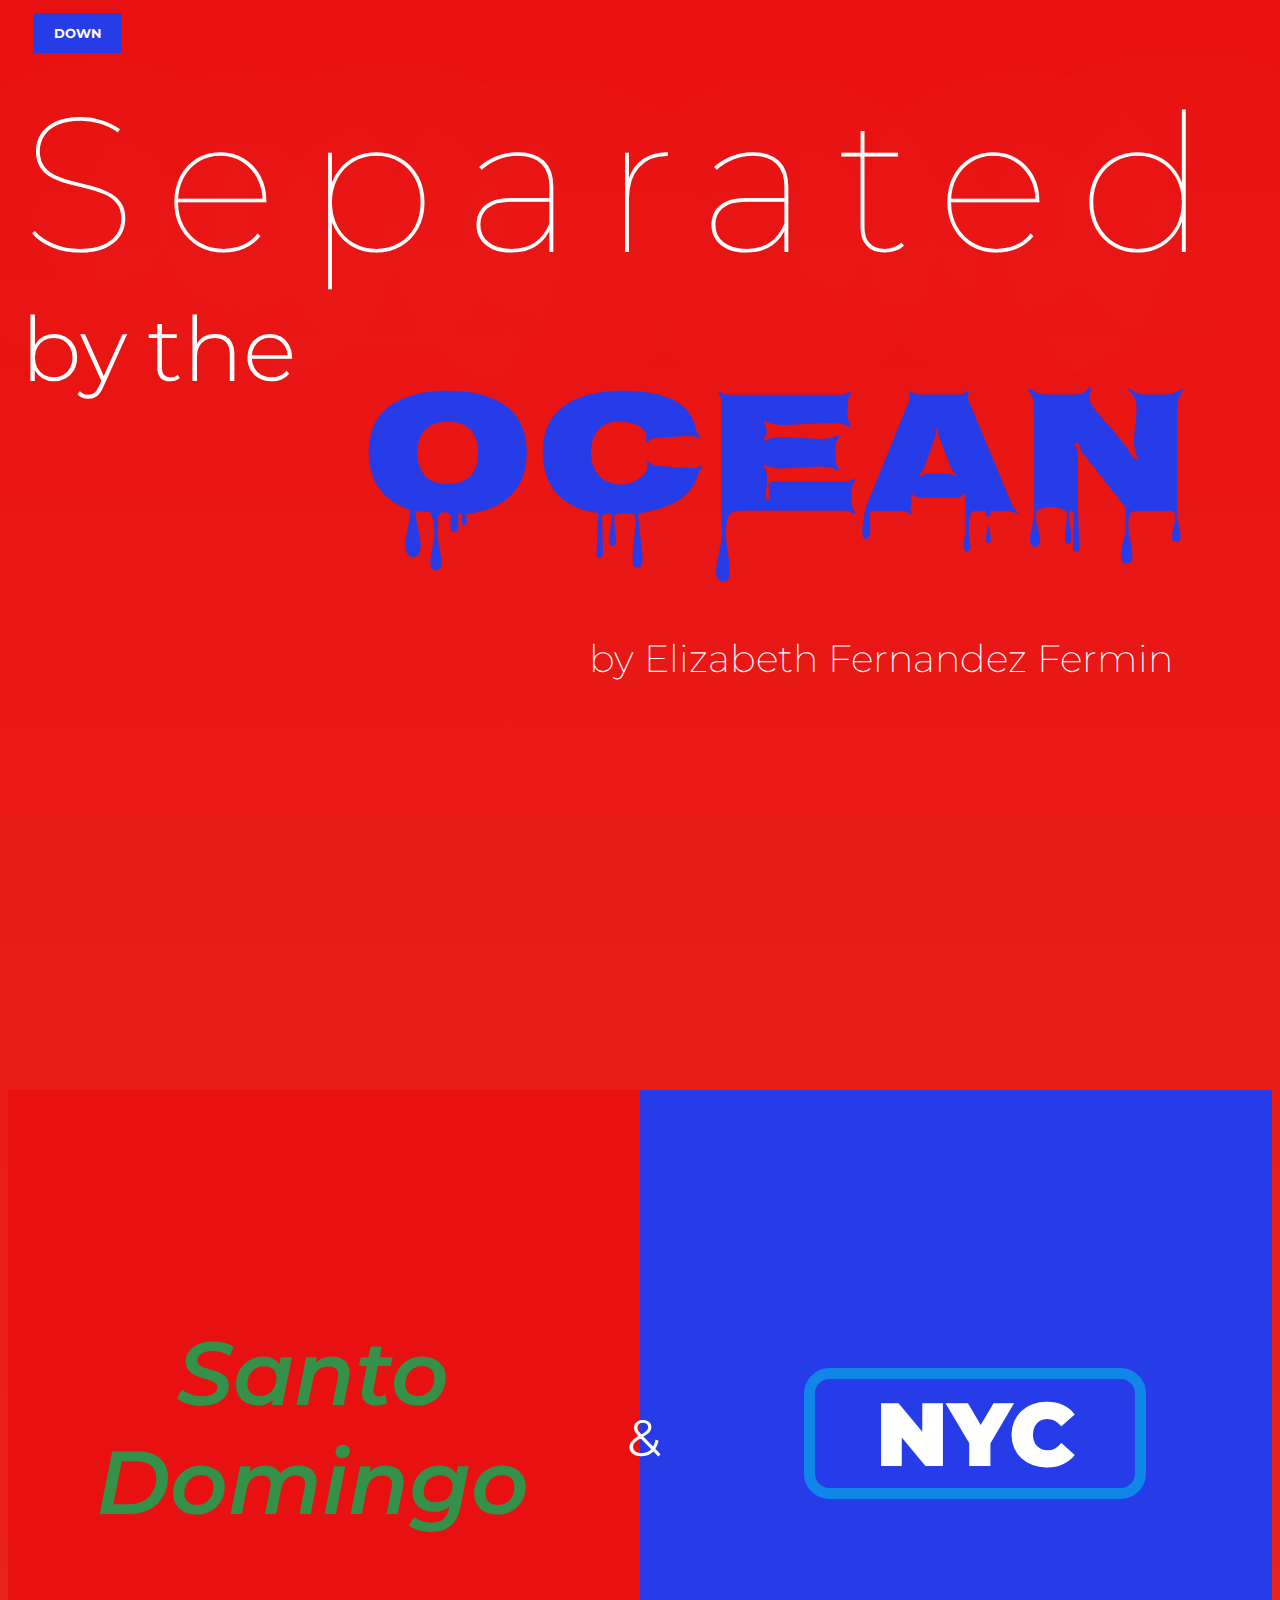
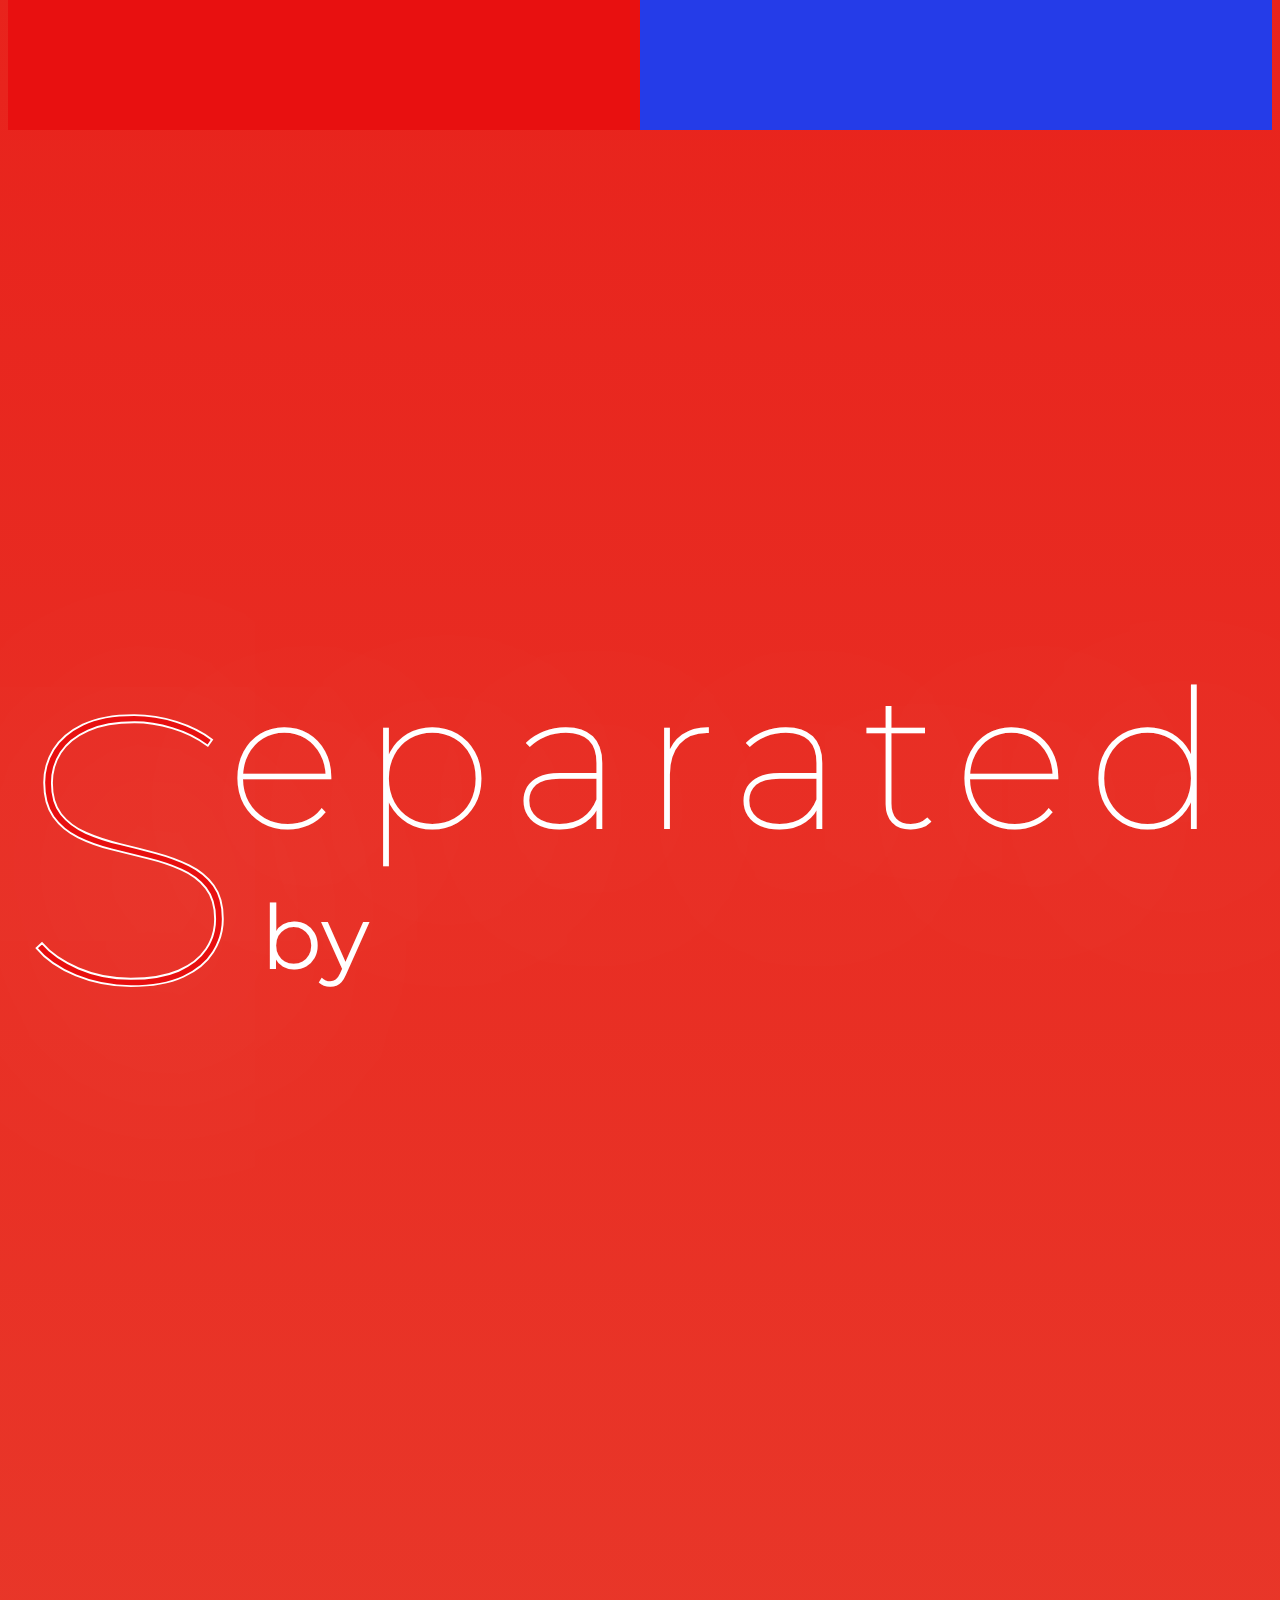
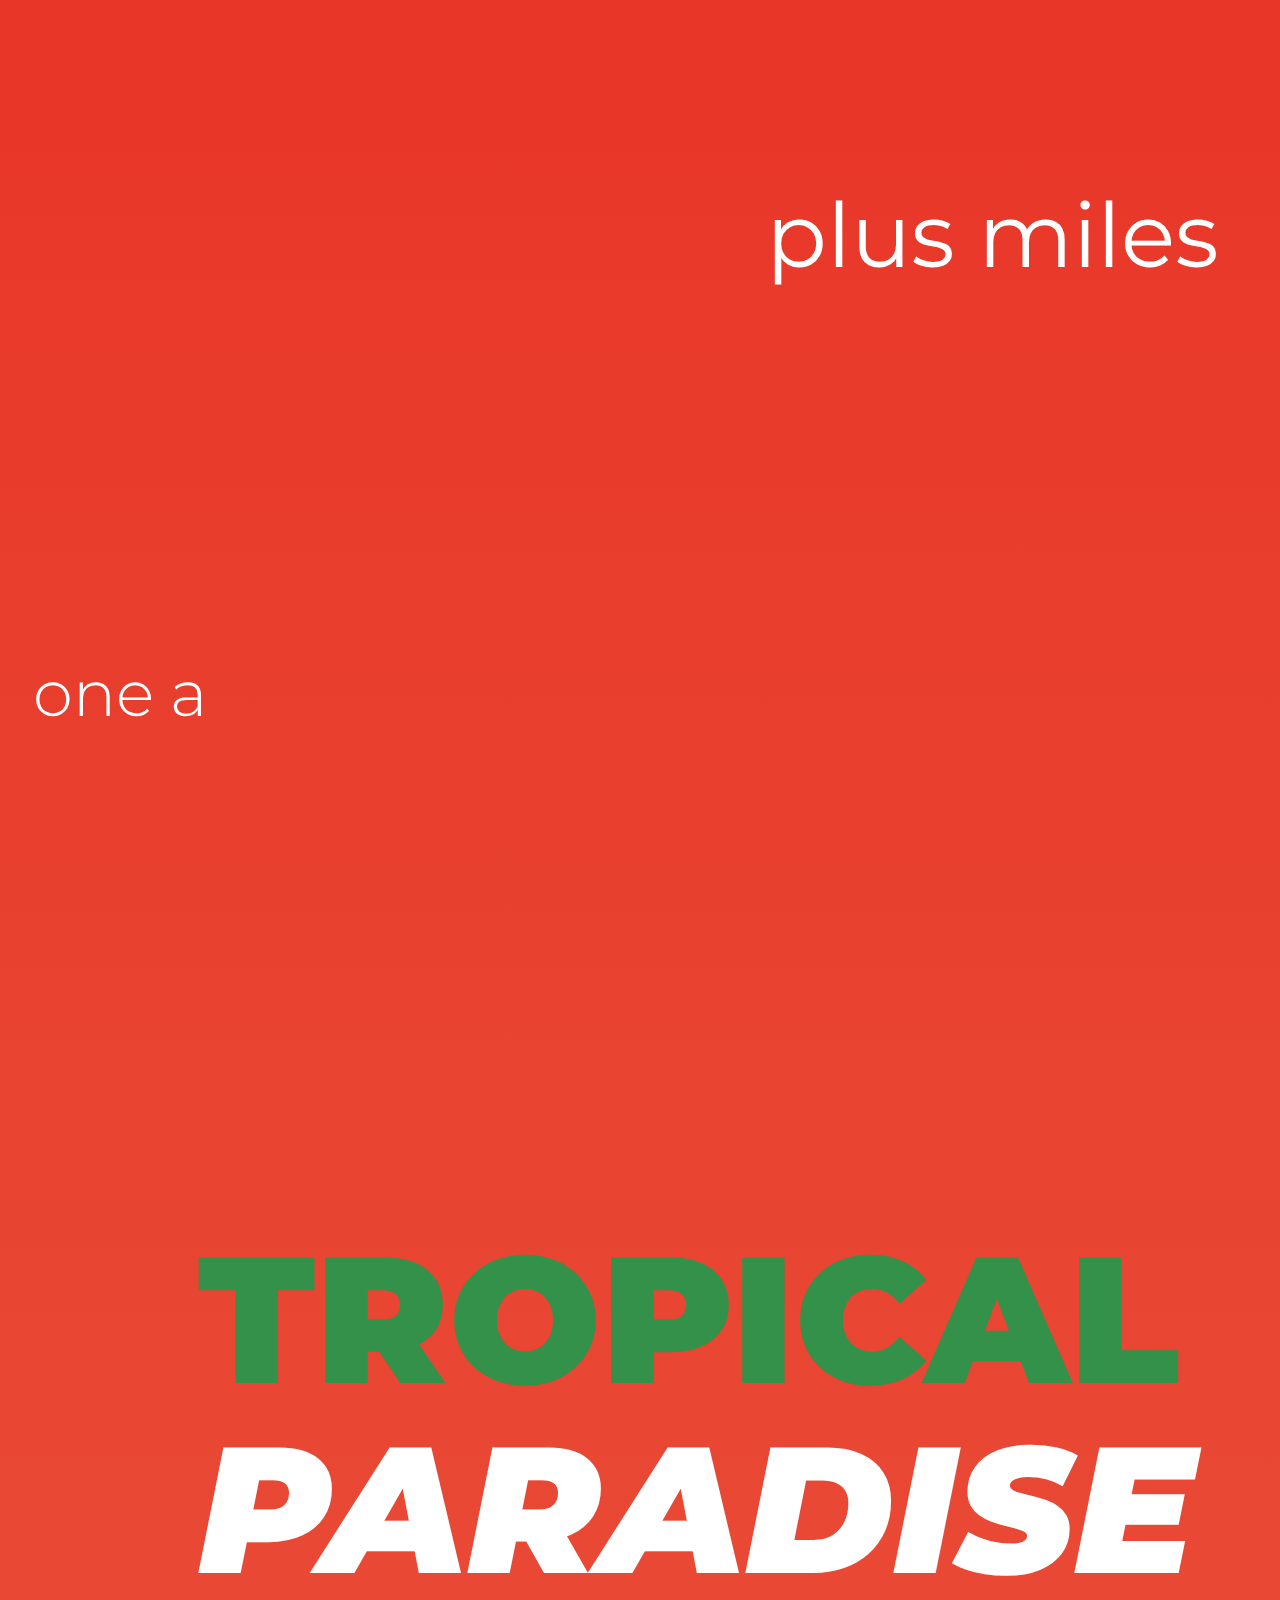
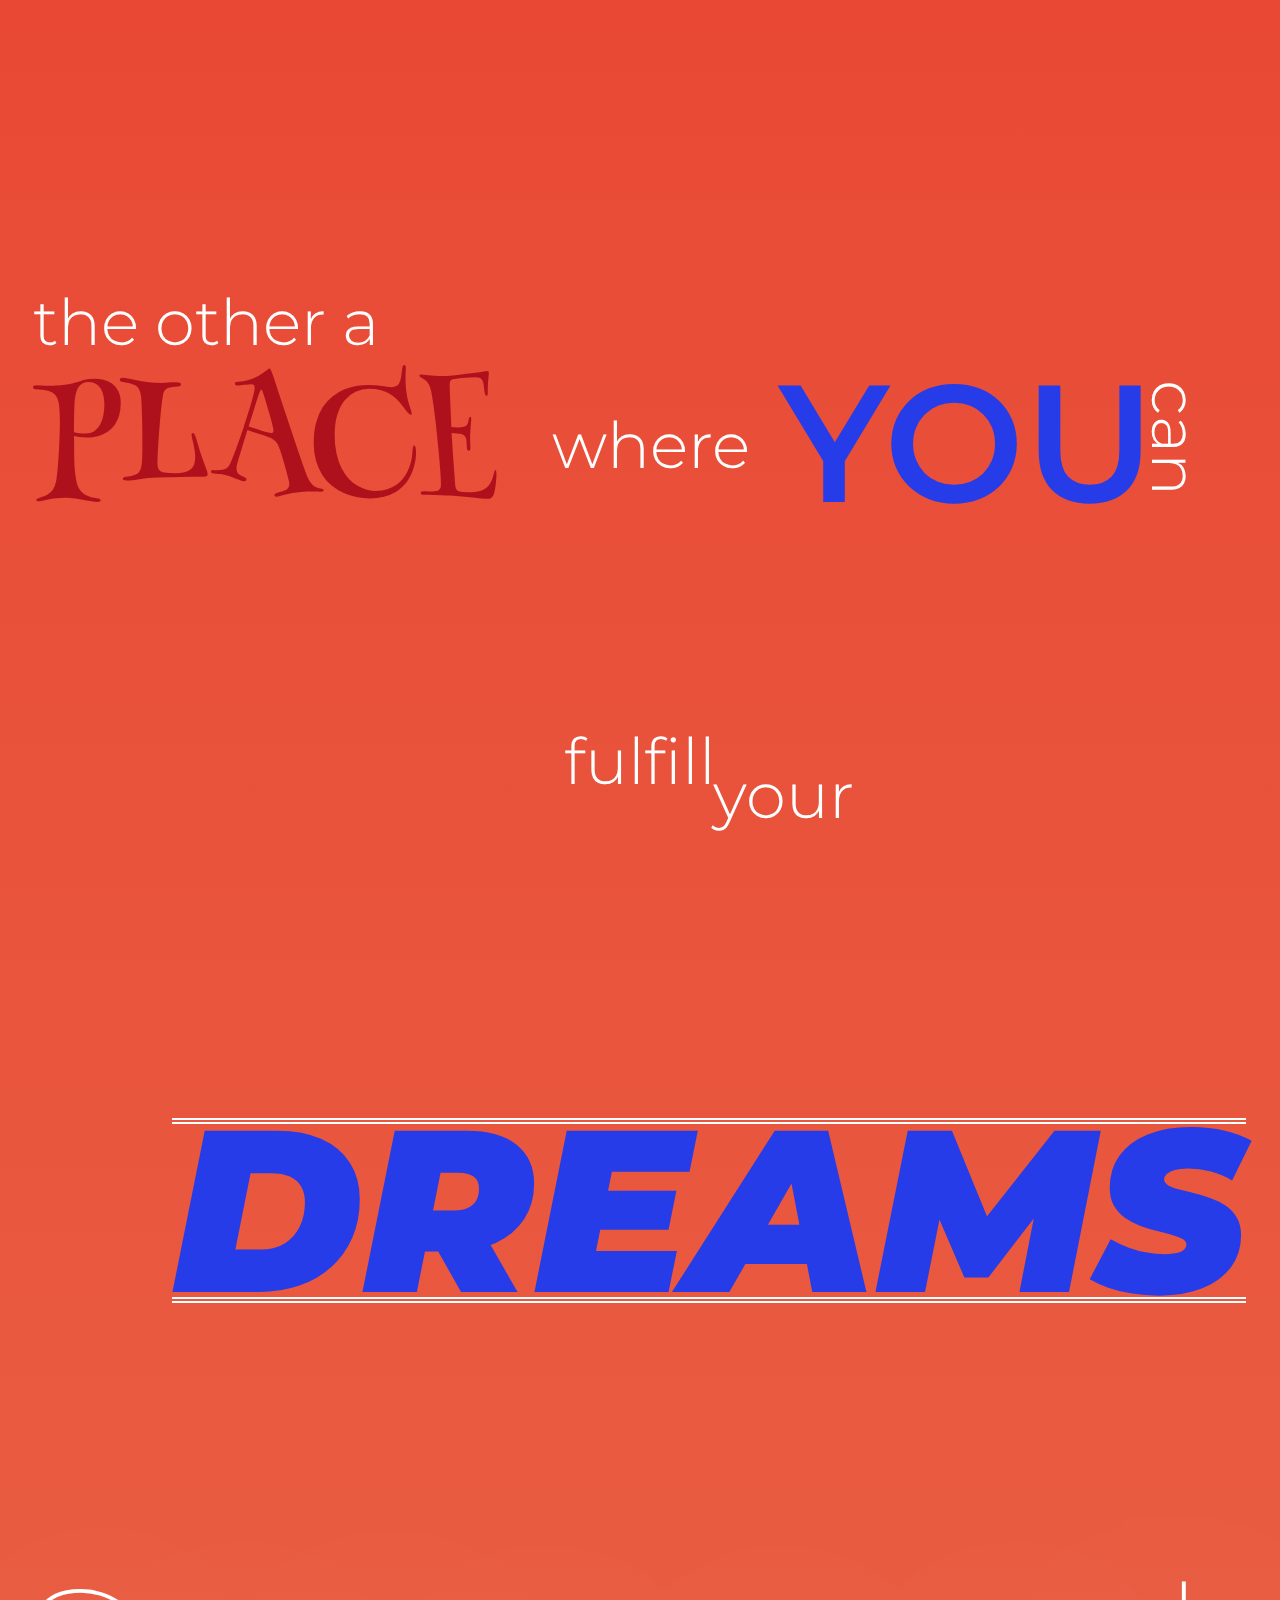
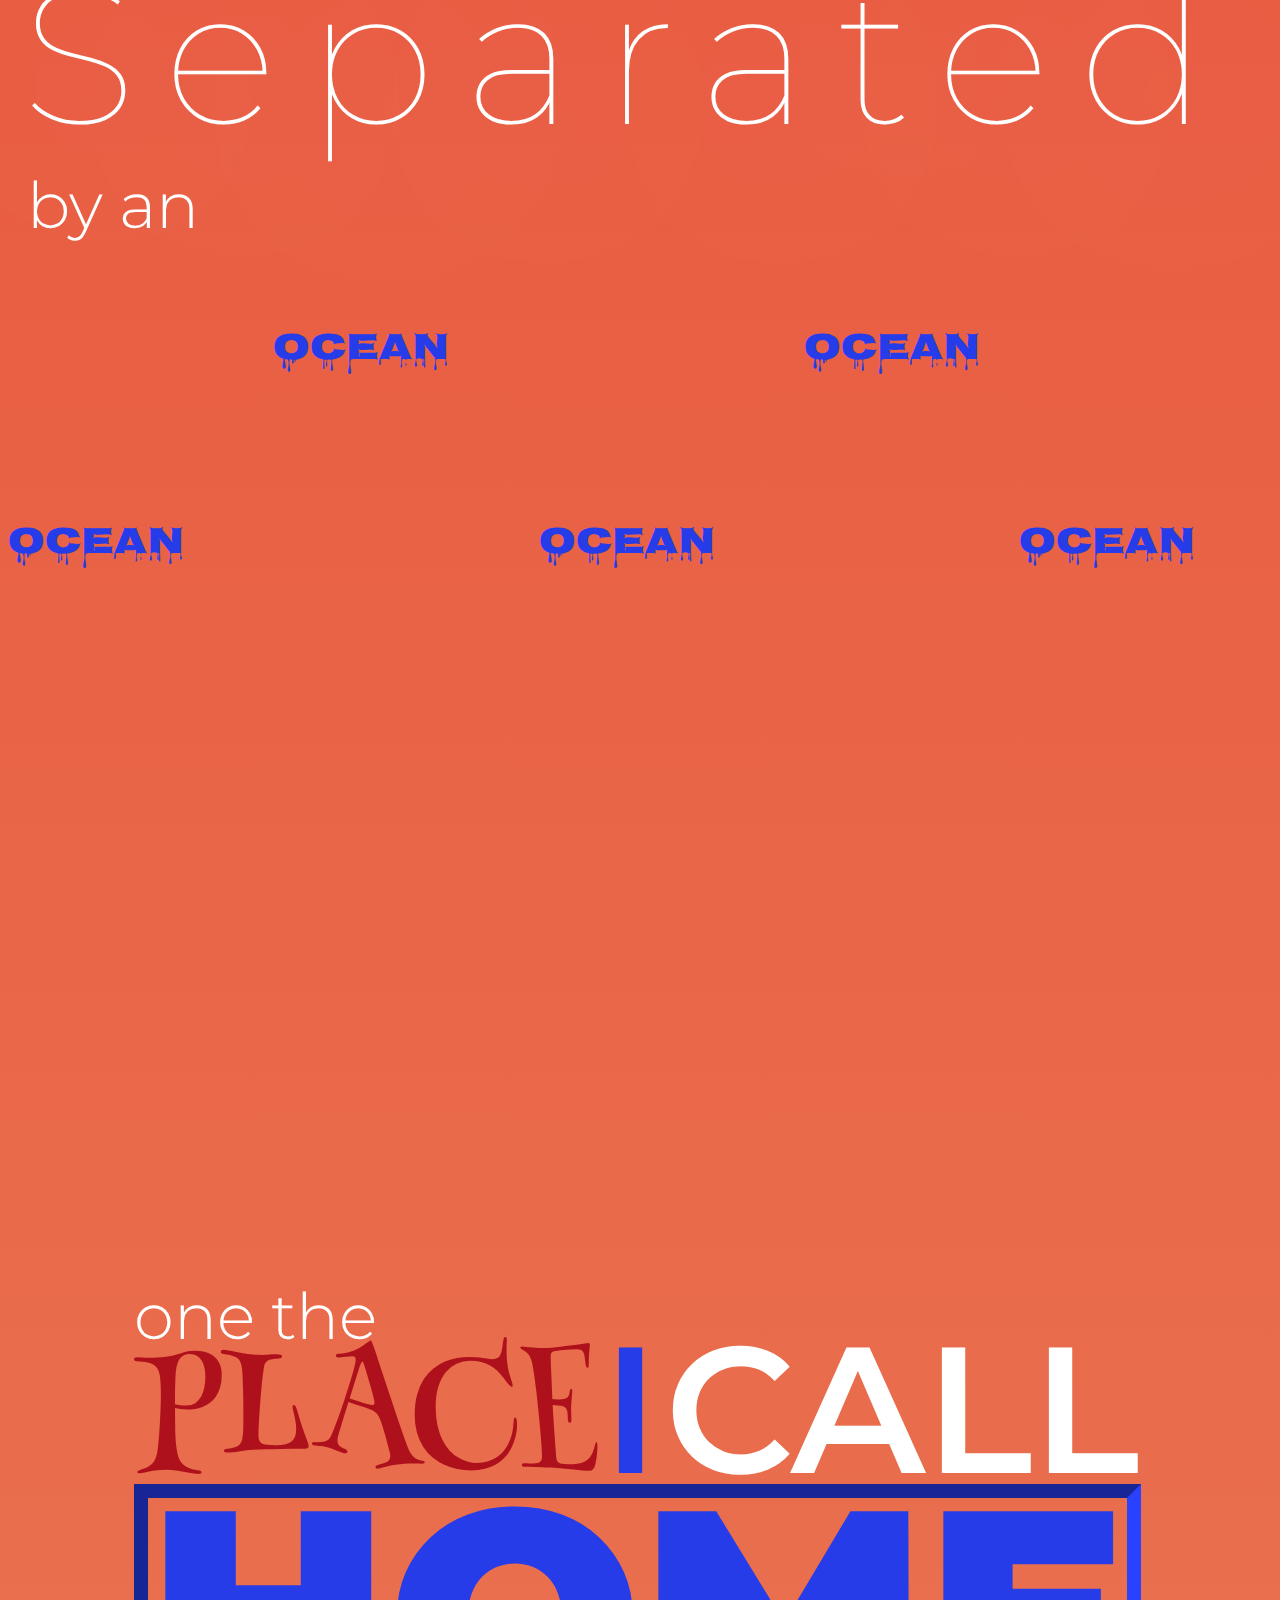
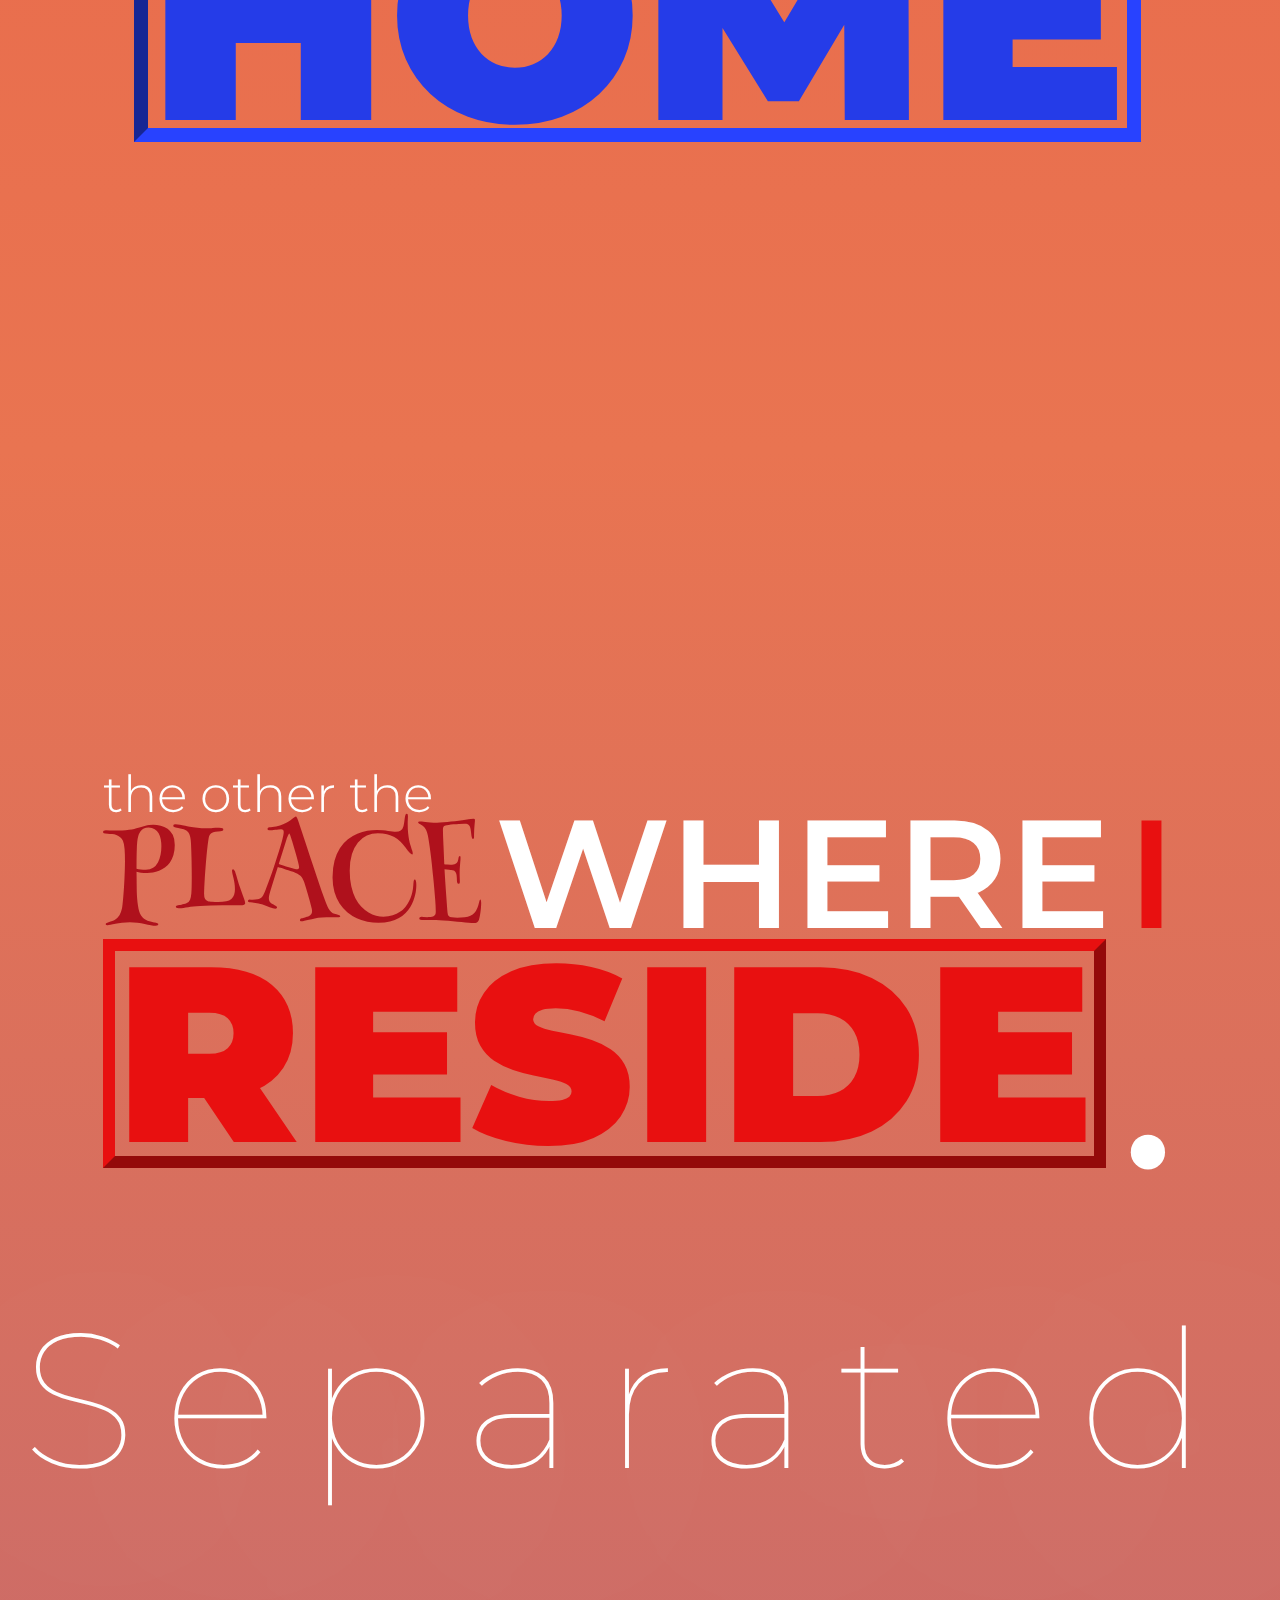
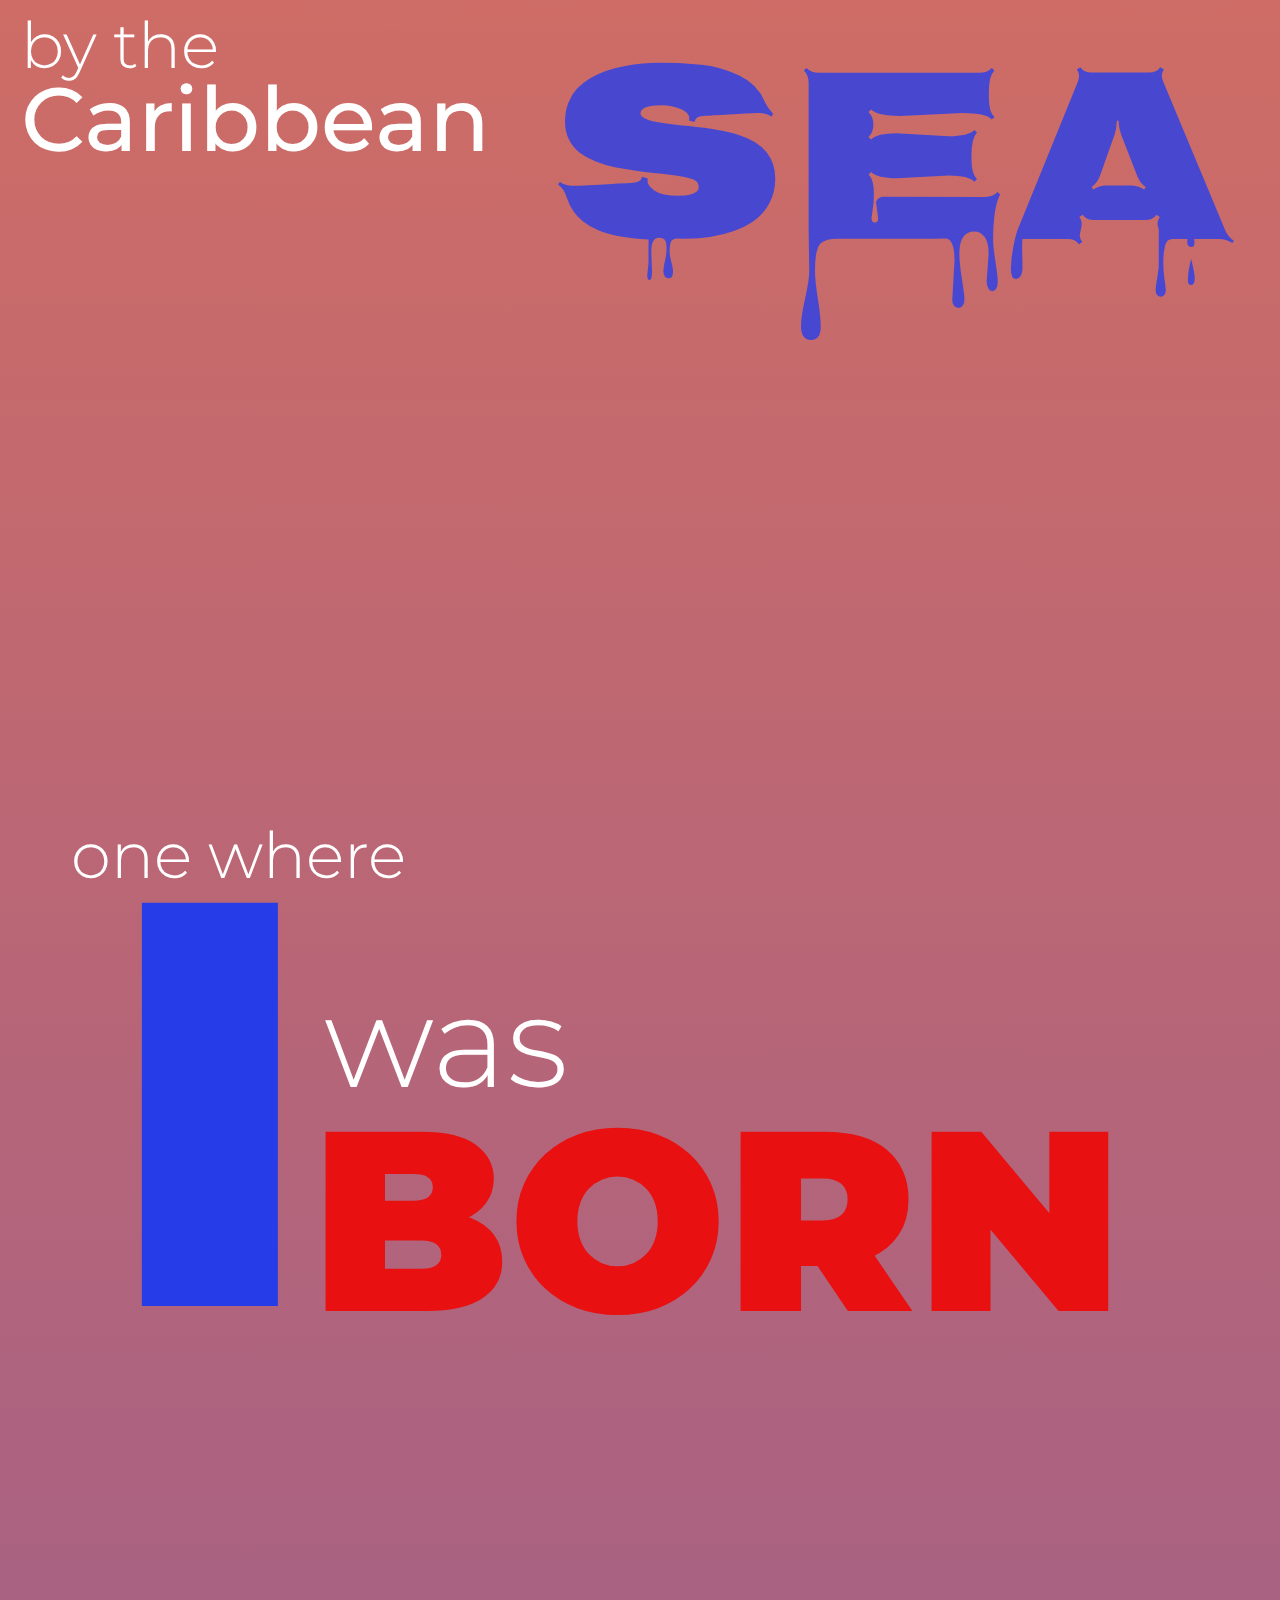
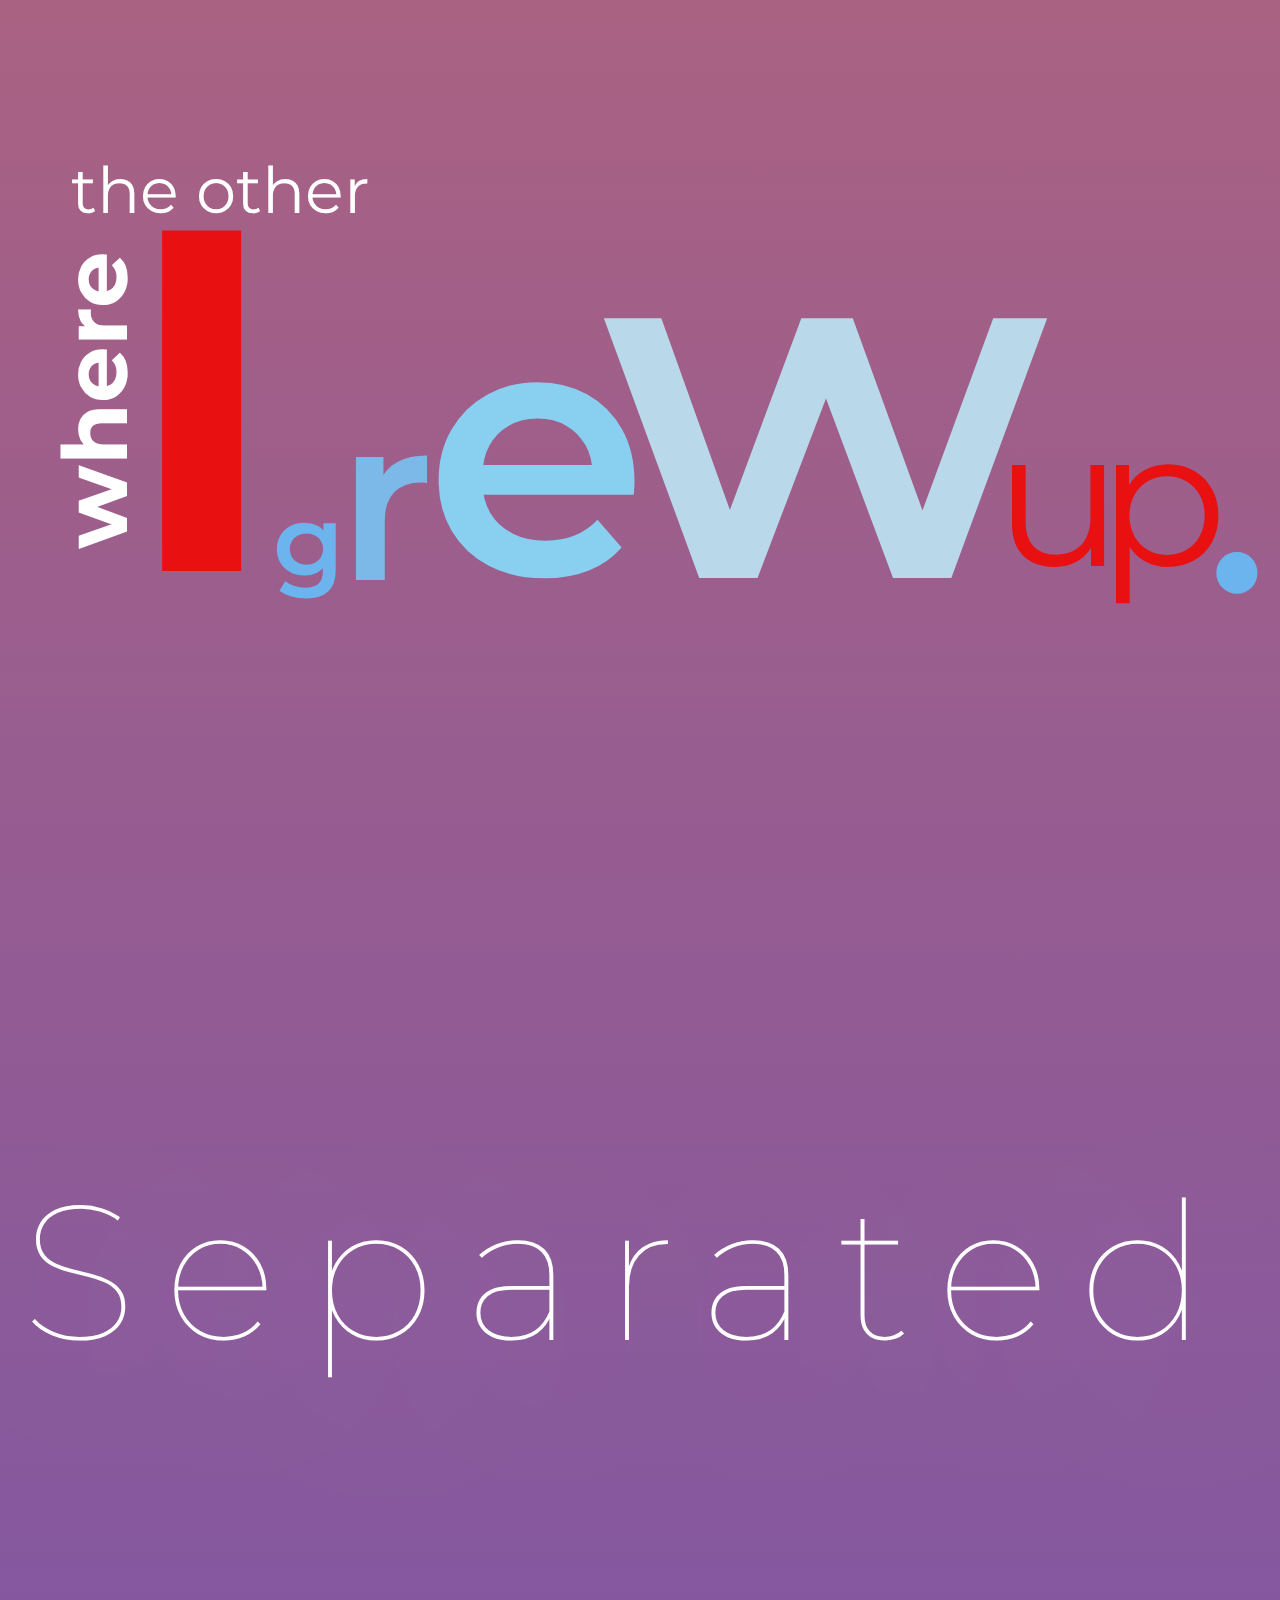
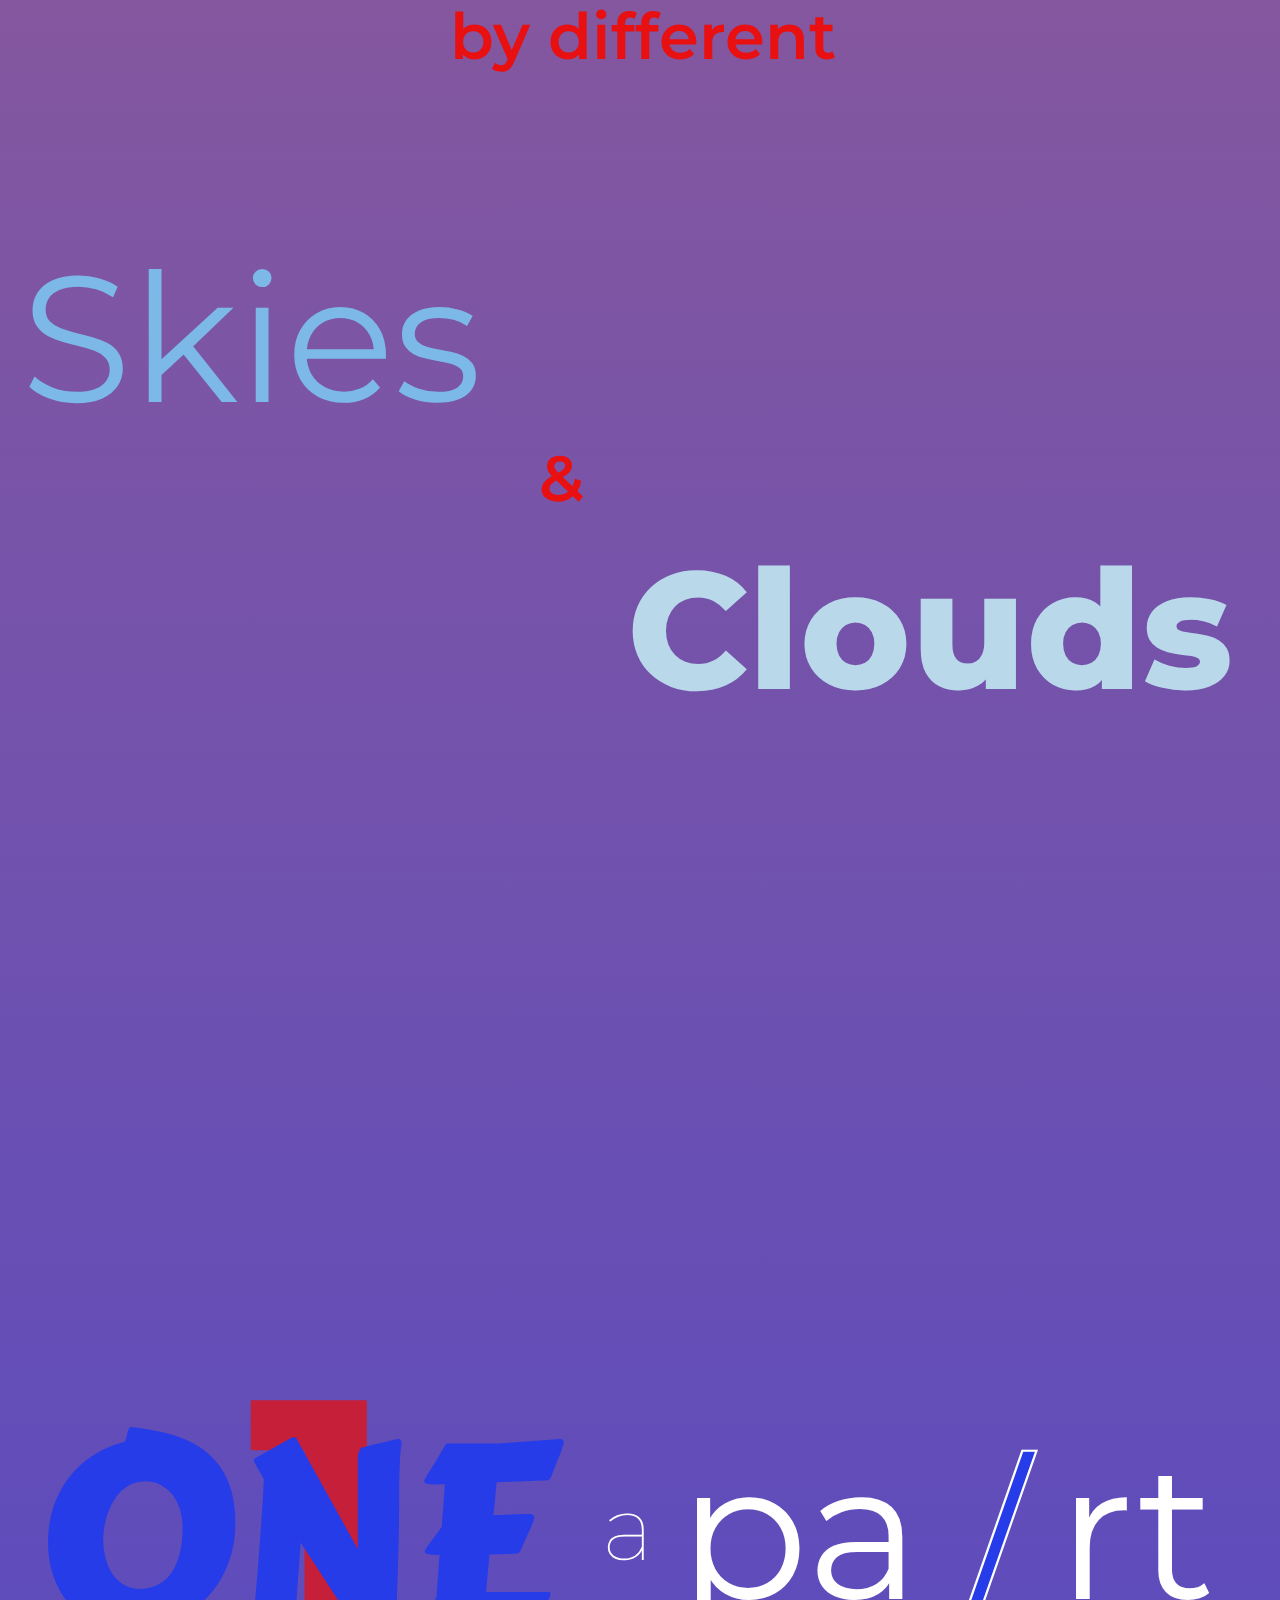
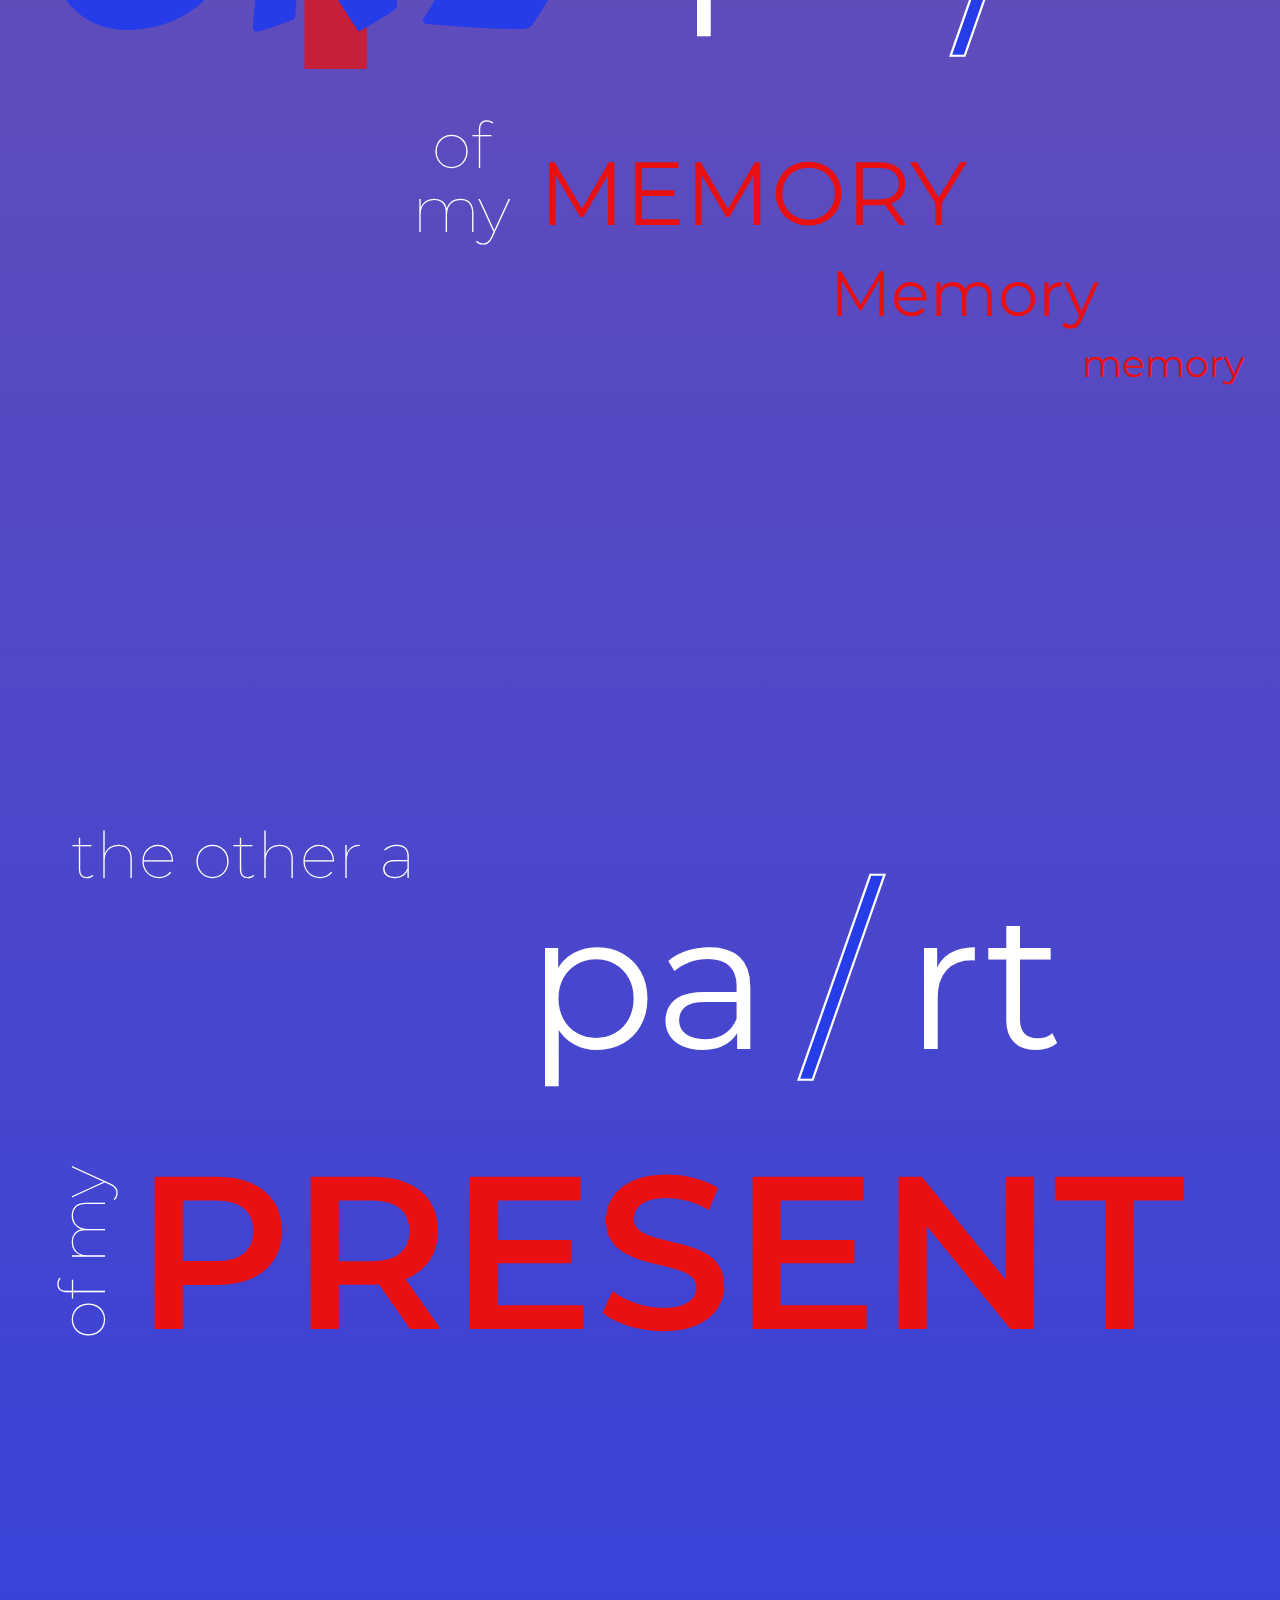
<file: index.html>
<!DOCTYPE html>
<html>
<head>
	<title>Separated by the Ocean</title>
	<link rel="preconnect" href="https://fonts.gstatic.com">
<link href="https://fonts.googleapis.com/css2?family=Carter+One&family=Comfortaa:wght@300;400;500;700&family=Eater&family=Fredericka+the+Great&family=Henny+Penny&family=Lobster&family=Montserrat:ital,wght@0,100;0,300;0,400;0,500;0,700;0,900;1,100;1,300;1,500;1,700;1,900&family=Nosifer&display=swap" rel="stylesheet">
	<link rel="stylesheet" type="text/css" href="biography.css">
</head>
<body>

	<div id="preloader"></div>

<div class="container">

	<!-- GO DOWN -->
	<div class = "down" id="down">
		<a href="#up">DOWN</a>
	</div>

	<!-- INTRO -->
	<div class="intro" id="intro">
		<div class="title-separated">
			Separated
		</div>
		<div class="title-by">
			by
		</div>
		<div class="title-the">
			the
		</div>
		<div class="title-ocean">
			Ocean
		</div>
		<div class="title-name">
			by Elizabeth Fernandez Fermin
		</div>
		
	</div>

	<!-- SECTION1 -->
	<div class="section1">
		<div class="santo-domingo1">
			Santo <br> Domingo
		</div>
		<div class="and1">
			&
		</div>
		<div class="nyc1">
			<div class="bright">N<span id="letter-y">Y</span>C</div>
		</div>
		<div class="sd-color1">
		</div>
		<div class="nyc-color1">
		</div>
			

	</div>

	<!-- SECTION2 -->
	<div class="section2">
		<div class="separated2">
			Separated
		</div>
		<div class="by1">
			by
		</div>
		<div class="fifteen-hundred">
			1500
		</div>
		<div class="plus-miles">
			plus miles
		</div>
			

	</div>

	<!-- SECTION3 -->
	<div class="section3">
		<div class="one-a1">
			one a
		</div>
		<div class="tropical">
			TROPICAL
		</div>
		<div class="paradise">
			PARADISE
		</div>
			

	</div>

	<!-- SECTION4 -->
	<div class="section4">
		<div class="the-other-a">
			the other a
		</div>
		<div class="place1">
			PLACE
		</div>
		<div class="where1">
			where
		</div>
		<div class="you">
			YOU
		</div>
		<div class="can">
			can
		</div>
		<div class="fulfill">
			fulfill
		</div>
		<div class="your">
			your
		</div>
		<div class="dreams">
			DREAMS
		</div>

	</div>

	<!-- SECTION5 -->
	<div class="section5">
		<div class="separated3">
			Separated
		</div>
		<div class="by-an">
			by an
		</div>
		<div class="ocean1">
			ocean
		</div>
		<div class="ocean2">
			ocean
		</div>
		<div class="ocean3">
			ocean
		</div>
		<div class="ocean4">
			ocean
		</div>
		<div class="ocean5">
			ocean
		</div>


	</div>

	<!-- SECTION6 -->
	<div class="section6">
		<div class="one-the">
			one the
		</div>
		<div class="place2">
			PLACE
		</div>
		<div class="i1">
			I
		</div>
		<div class="call">
			CALL
		</div>
		<div class="home">
			HOME
		</div>
		

	</div>

	<!-- SECTION7 -->
	<div class="section7">
		<div class="the-other-the">
			the other the
		</div>
		<div class="place3">
			PLACE
		</div>
		<div class="where2">
			WHERE
		</div>
		<div class="i2">
			I
		</div>
		<div class="reside">
			RESIDE
		</div>
		<div class="period1">
			.
		</div>

		
	</div>

	<!-- SECTION8 -->
	<div class="section8">
		<div class="separated4">
			Separated
		</div>
		<div class="by-the">
			by the
		</div>
		<div class="caribbean">
			Caribbean
		</div>
		<div class="sea">
			SEA
		</div>
		
		
	</div>

	<!-- SECTION9 -->
	<div class="section9">
		<div class="one-where">
			one where
		</div>
		<div class="i3">
			I
		</div>
		<div class="was">
			was
		</div>
		<div class="born">
			BORN
		</div>
		
		
	</div>

	<!-- SECTION10 -->
	<div class="section10">
		<div class="the-other">
			the other
		</div>
		<div class="where3">
			where
		</div>
		<div class="i4">
			I
		</div>
		<div class="g">
			g
		</div>
		<div class="r">
			r
		</div>
		<div class="e">
			e
		</div>
		<div class="w">
			w
		</div>
		<div class="up">
			up
		</div>
		<div class="period2">
			.
		</div>
		
		
	</div>

	<!-- SECTION11 -->
	<div class="section11">
		<div class="separated5">
			Separated
		</div>
		<div class="by-different">
			by different
		</div>
		<div class="skies">
		
			Skies
		</div>
		<div class="and2">
			&
		</div>
		<div class="clouds">
			Clouds
		</div>
		
		
	</div>

	<!-- SECTION12 -->
	<div class="section12">
		<div class="number1">
			1
		</div>
		<div class="one">
			ONE
		</div>
		<div class="of-my1">
			of <br> my 
		</div>
		<div class="a1">
			a
		</div>
		<div class="pa1">
			pa
		</div>
		<div class="divided1">
			/
		</div>
		<div class="rt1">
			rt
		</div>
		<div class="memory1">
			MEMORY
		</div>
		<div class="memory2">
			Memory
		</div>
		<div class="memory3">
			memory
		</div>

		
		
	</div>

	<!-- SECTION13 -->
	<div class="section13">
		<div class="the-other2">
			the other a
		</div>
		<div class="a2">
			
		</div>
		<div class="pa2">
			pa
		</div>
		<div class="divided2">
			/
		</div>
		<div class="rt2">
			rt
		</div>
		<div class="of-my2">
			of my 
		</div>
		<div class="present">
			PRESENT
		</div>

		
		
	</div>

	<!-- SECTION14 -->
	<div class="section14" id="section14">
		<div class="santo-domingo2">
			Santo <br> Domingo
		</div>
		<div class="and3">
			&
		</div>
		<div class="nyc2">
			<div class="bright2">N<span id="letter-y2">Y</span>C</div>
		</div>
		<div class="sd-color2">
		</div>
		<div class="nyc-color2">
		</div>
			

	</div>

	<!-- GO UP -->
	<div class = "up-button" id="up">
		<a href="#down">UP</a>
	</div>




</div>

<script type="text/javascript">
	
	let loader = document.getElementById("preloader");

	window.addEventListener("load", function(){
		loader.style.display = "none";
	})

</script>
	
</body>
</html>
</file>
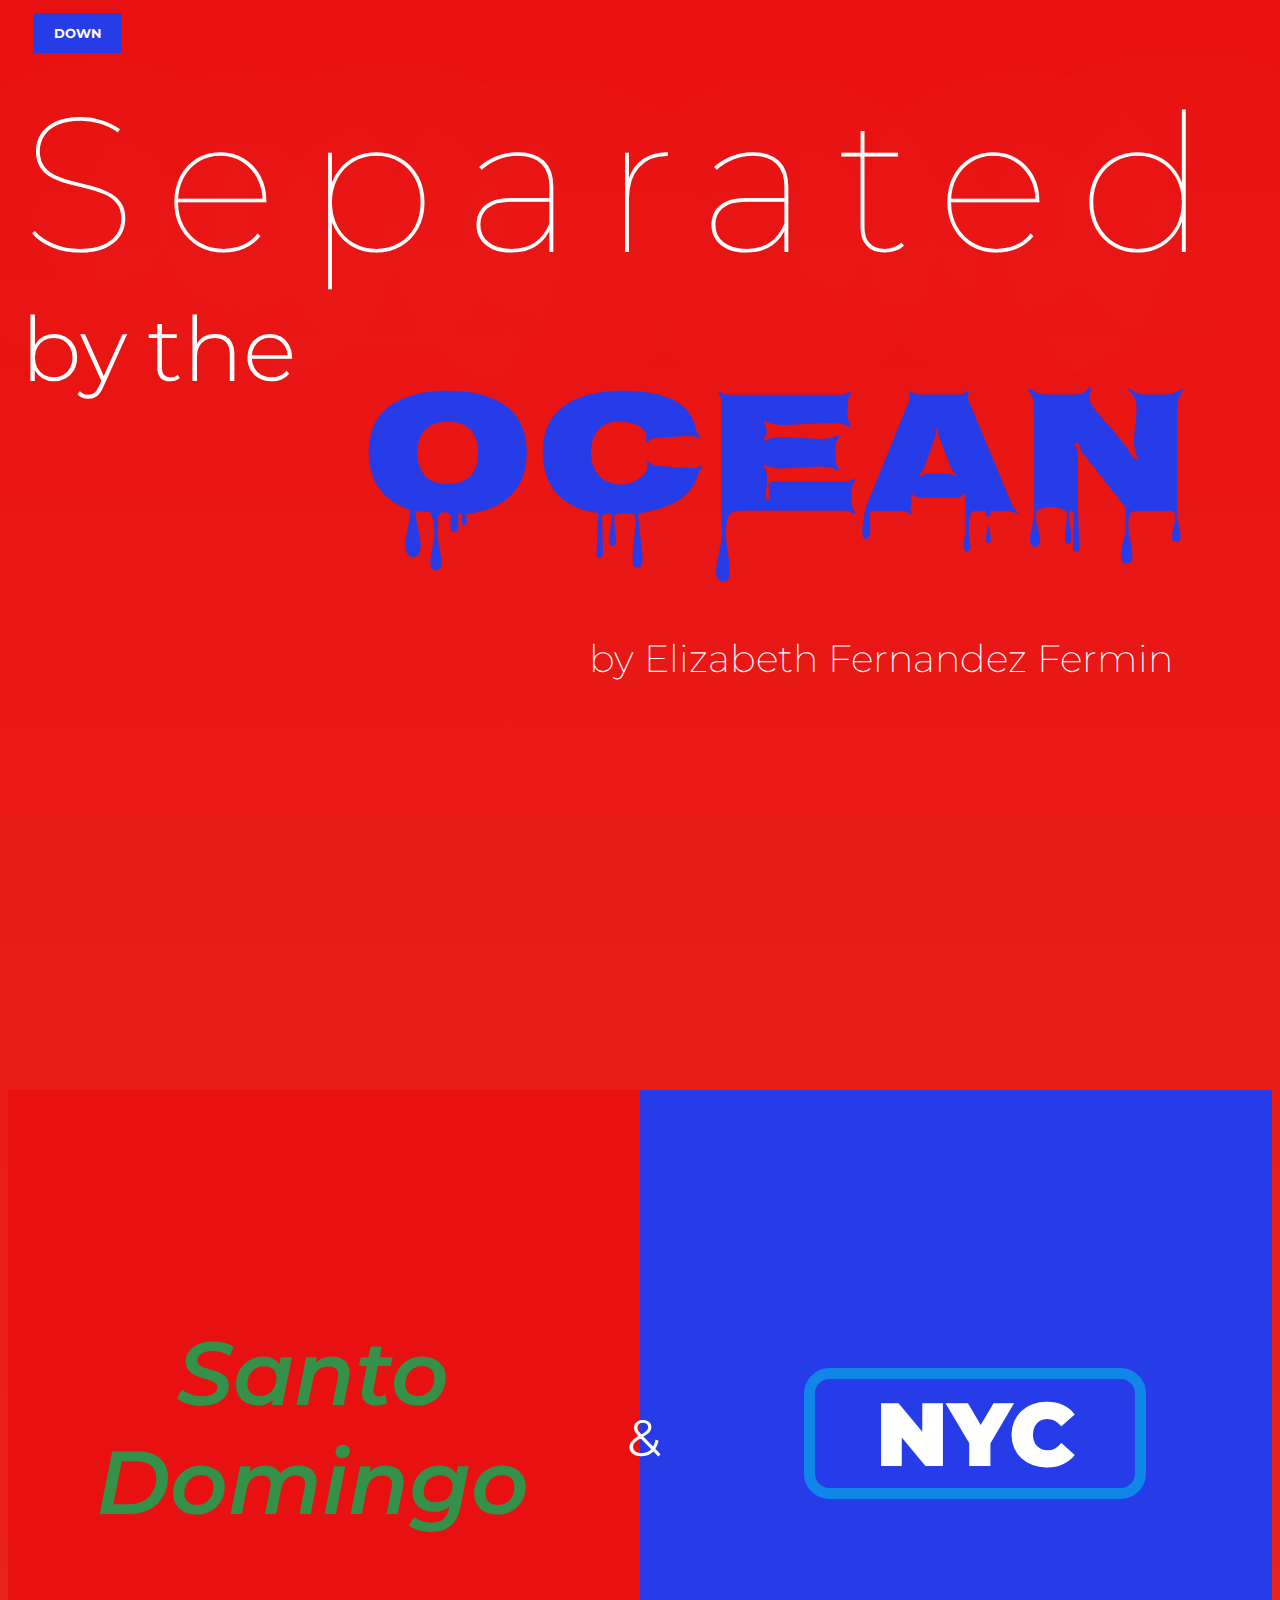
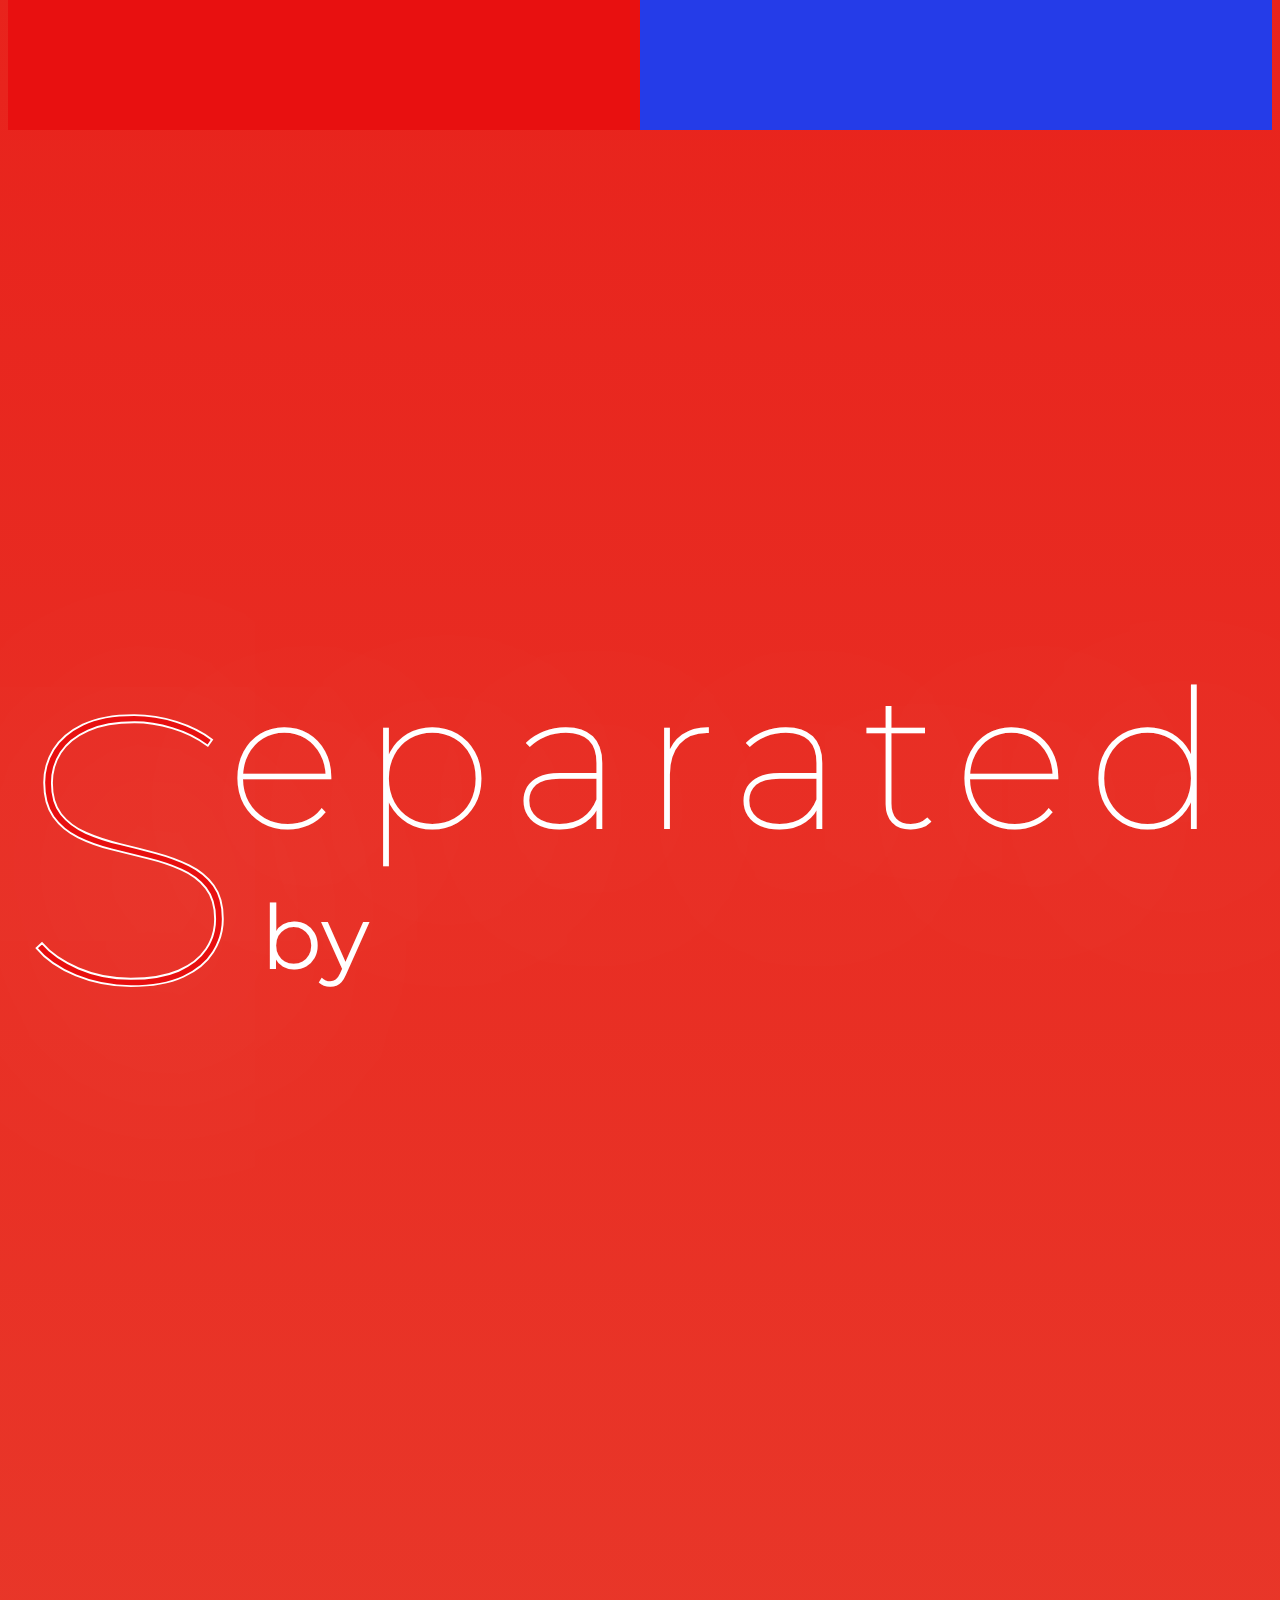
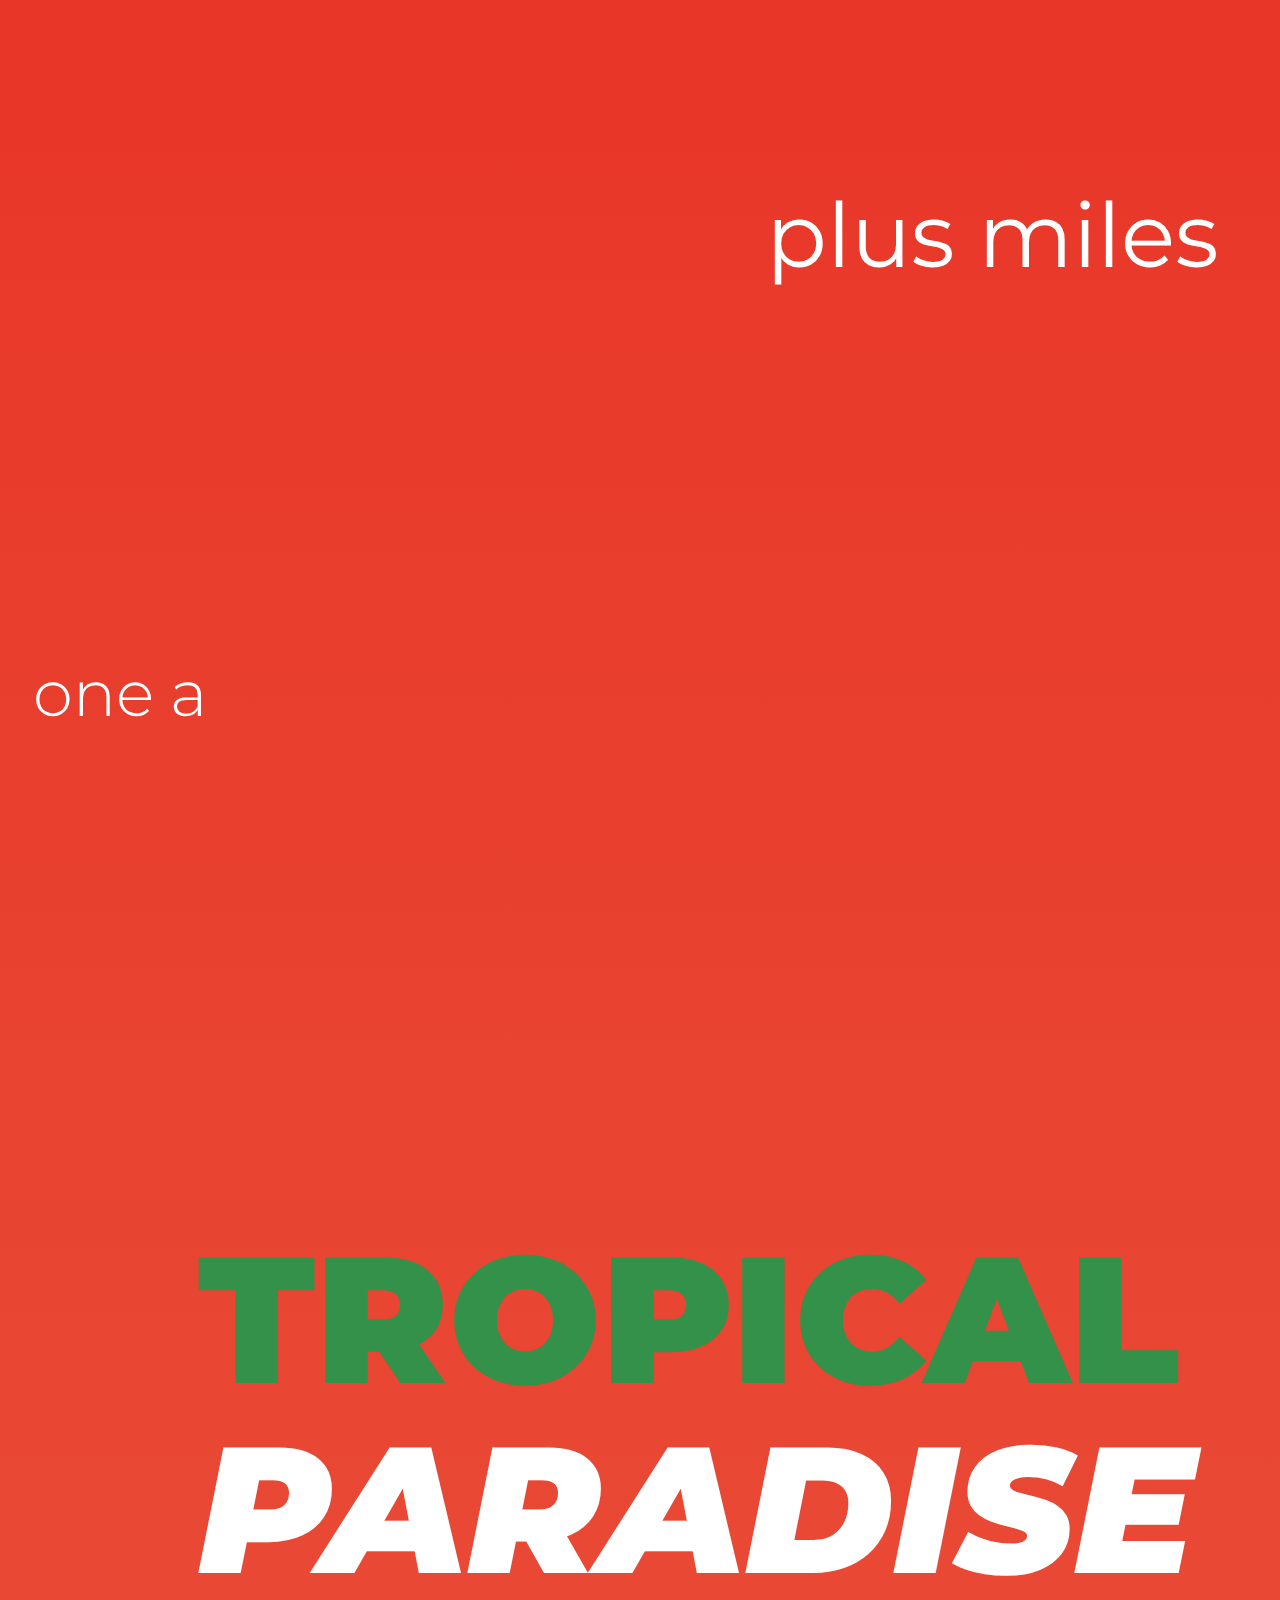
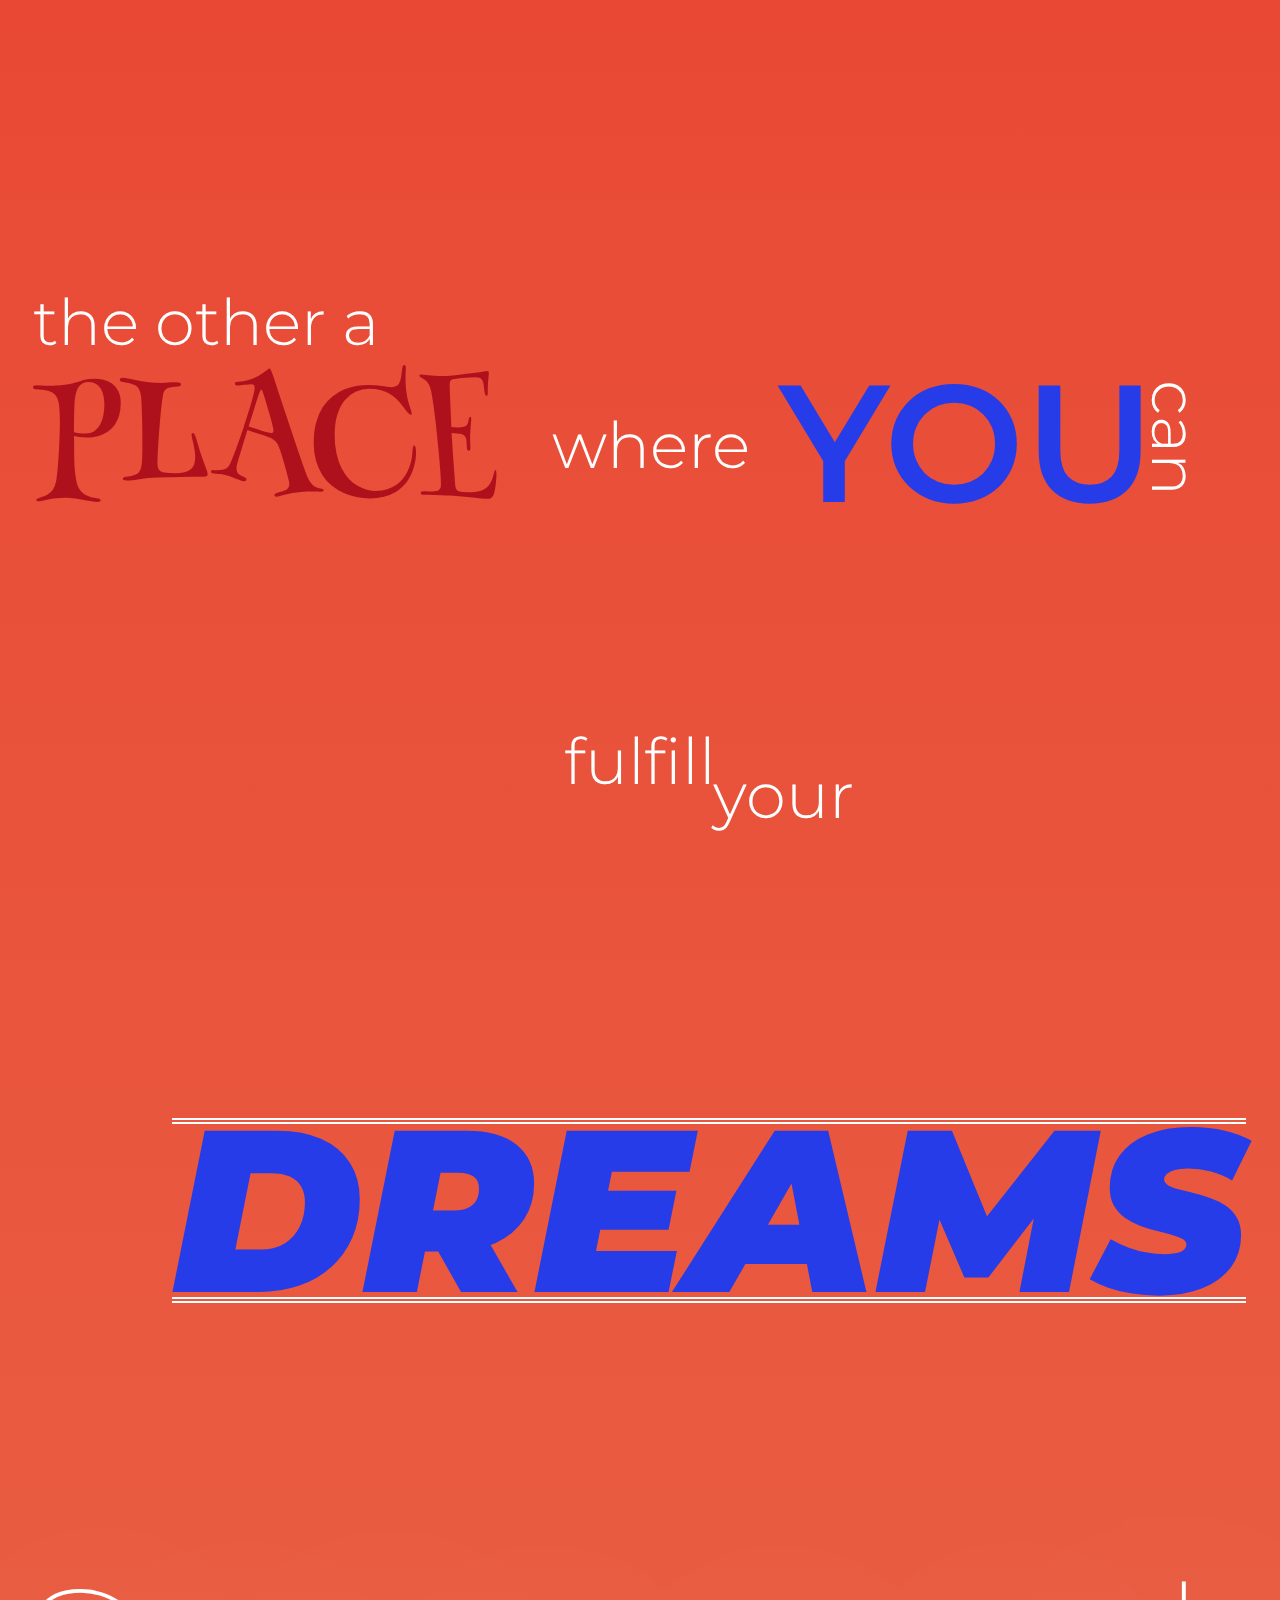
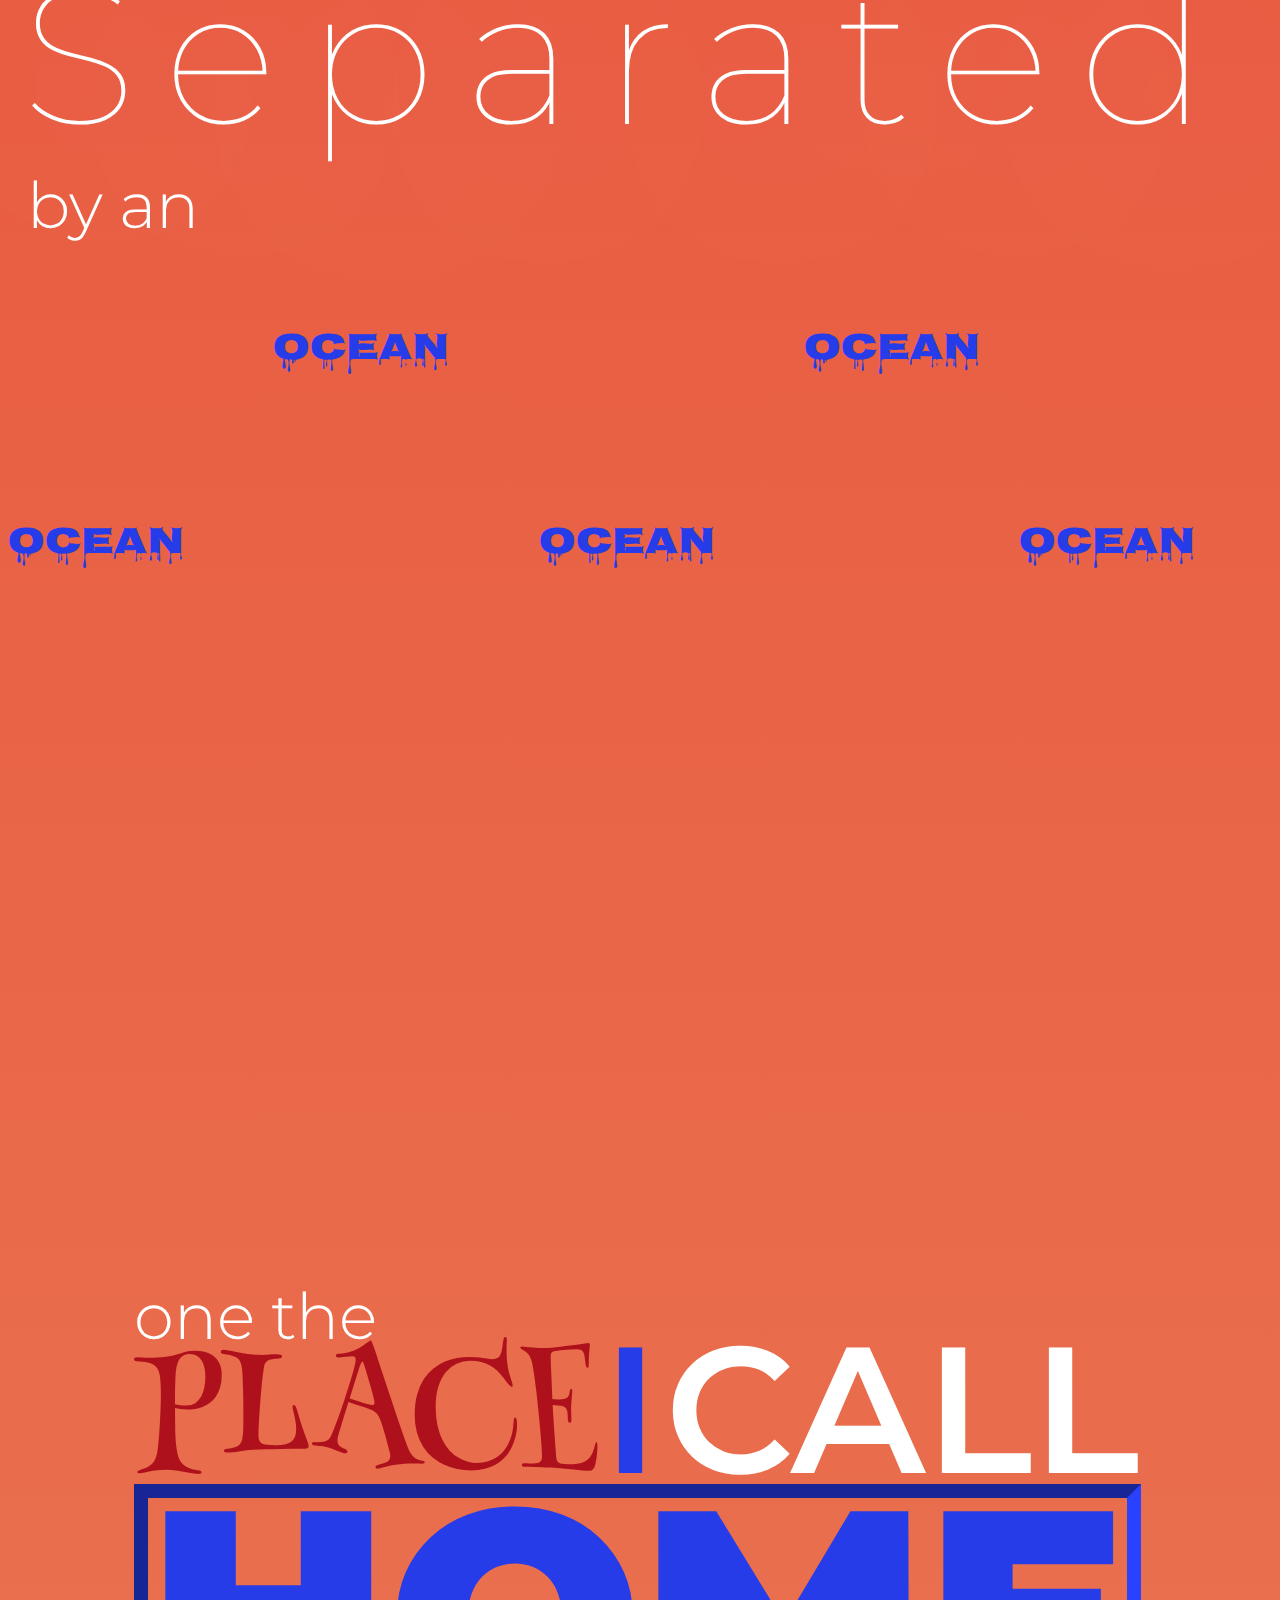
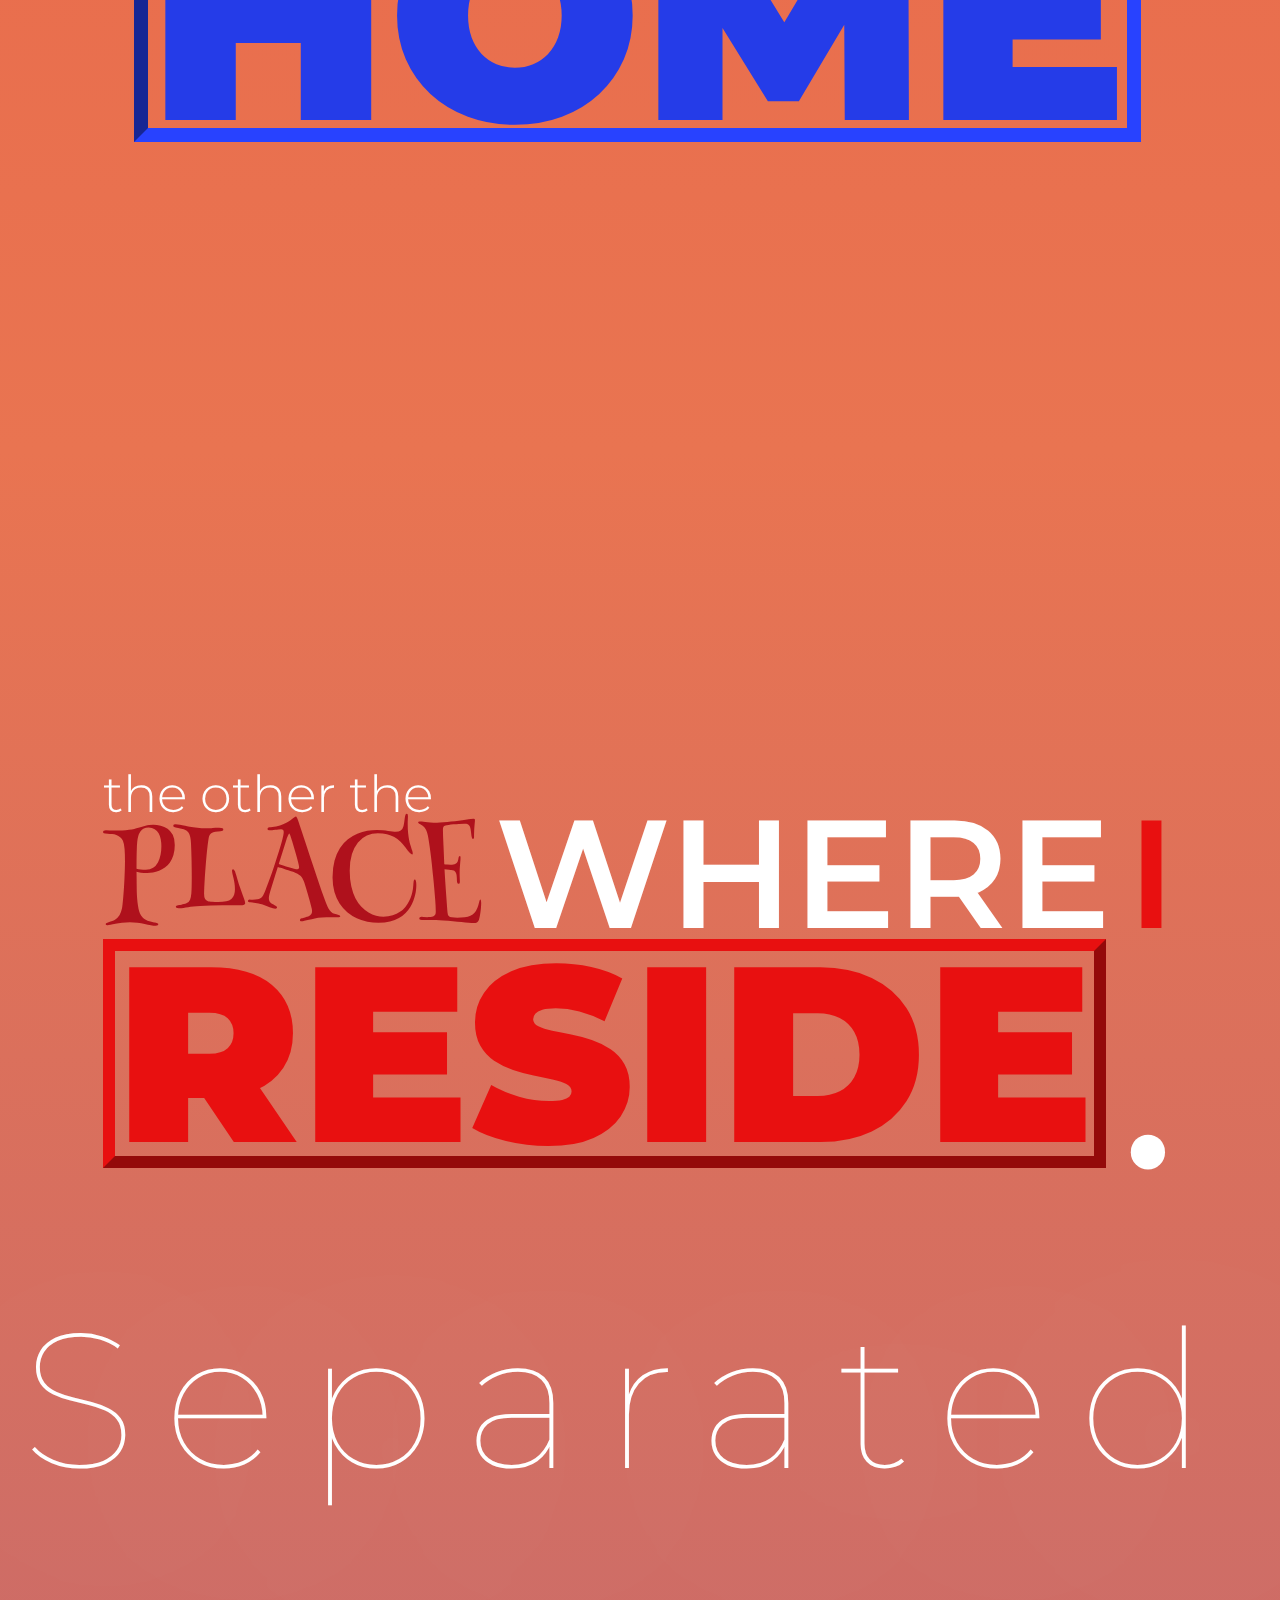
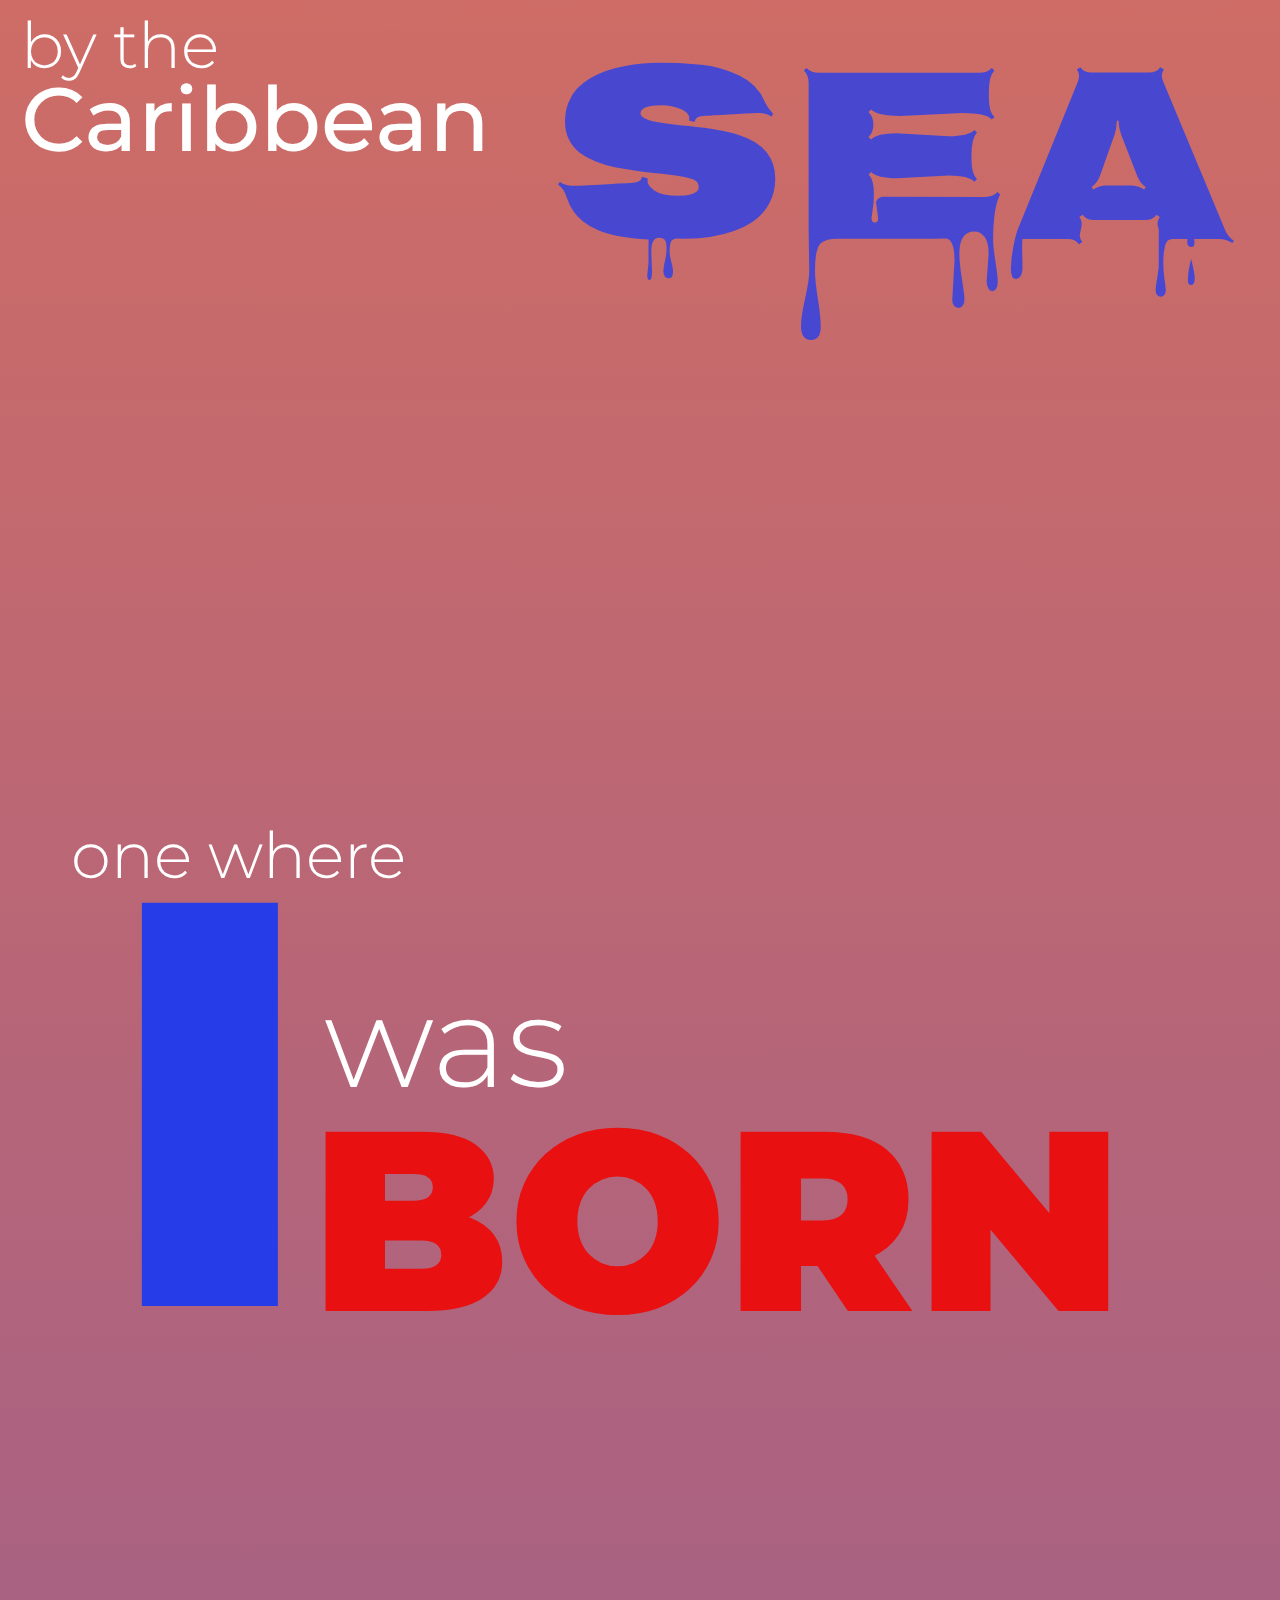
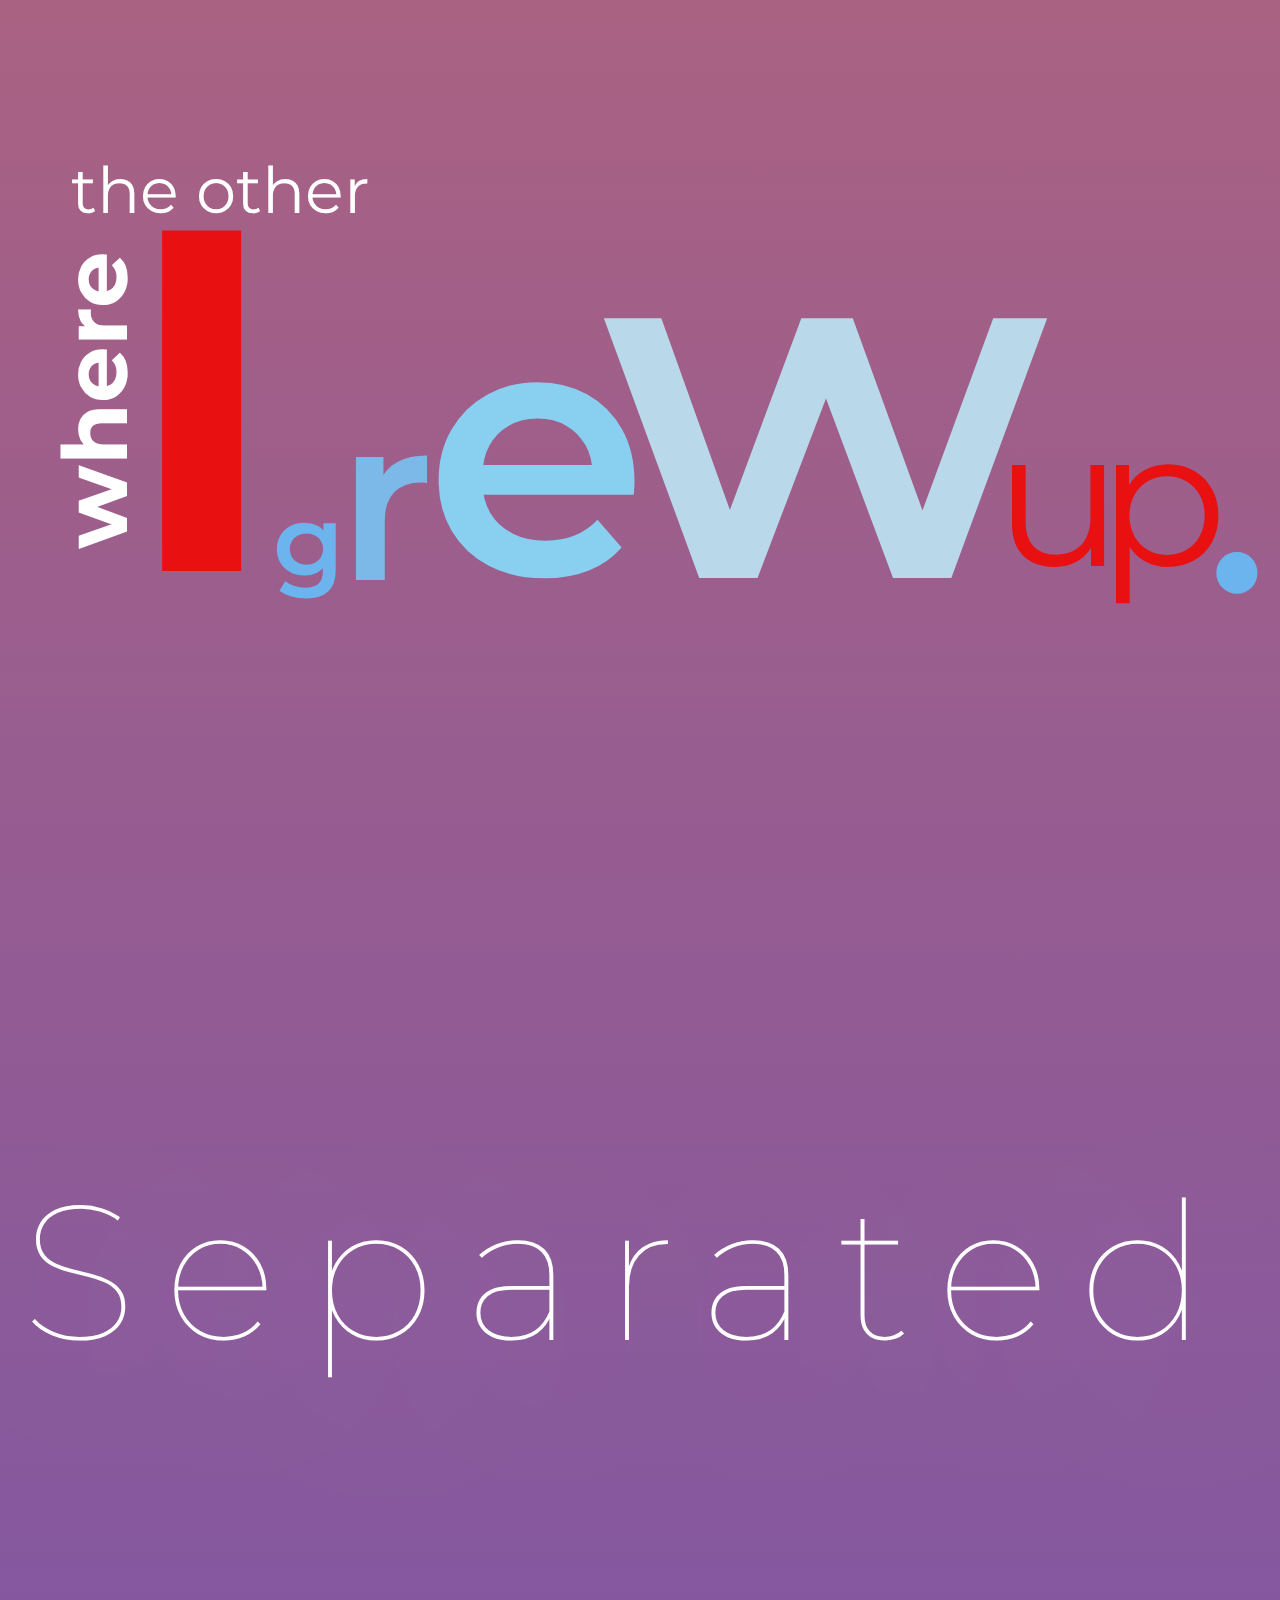
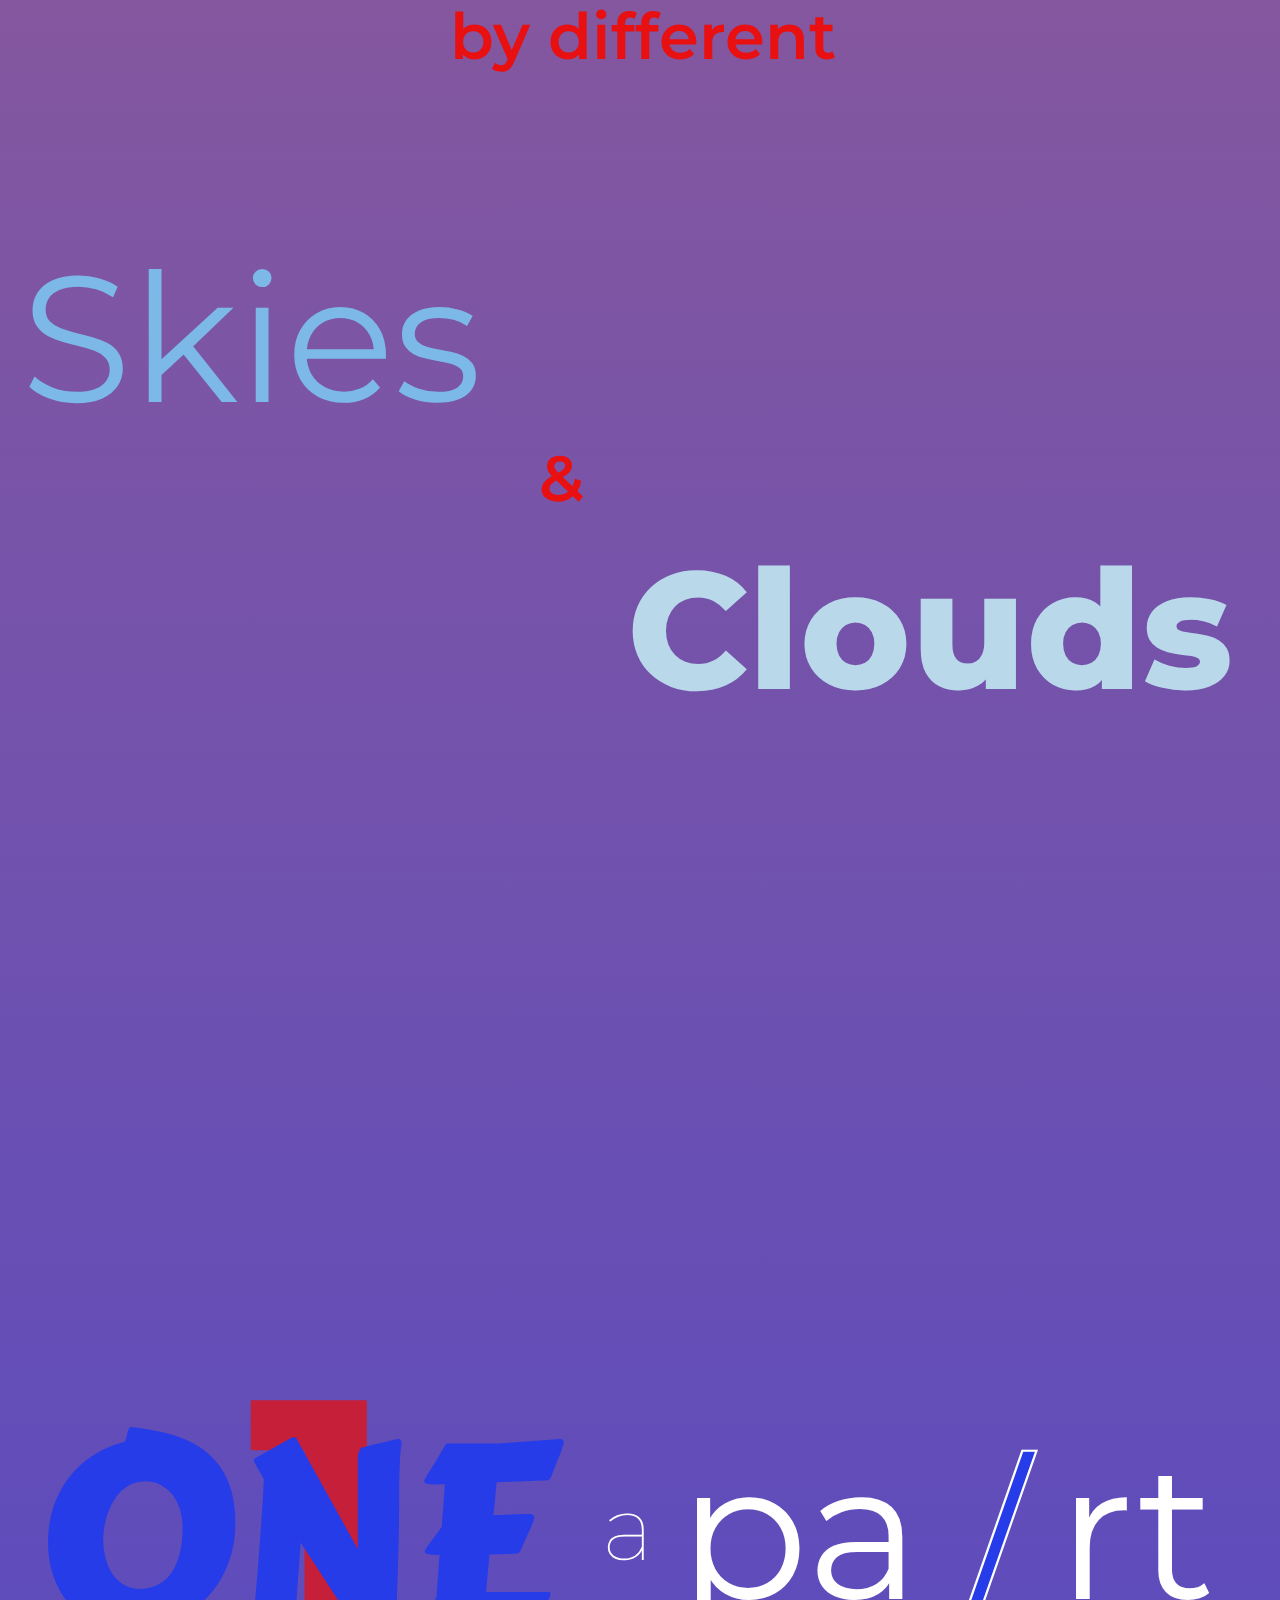
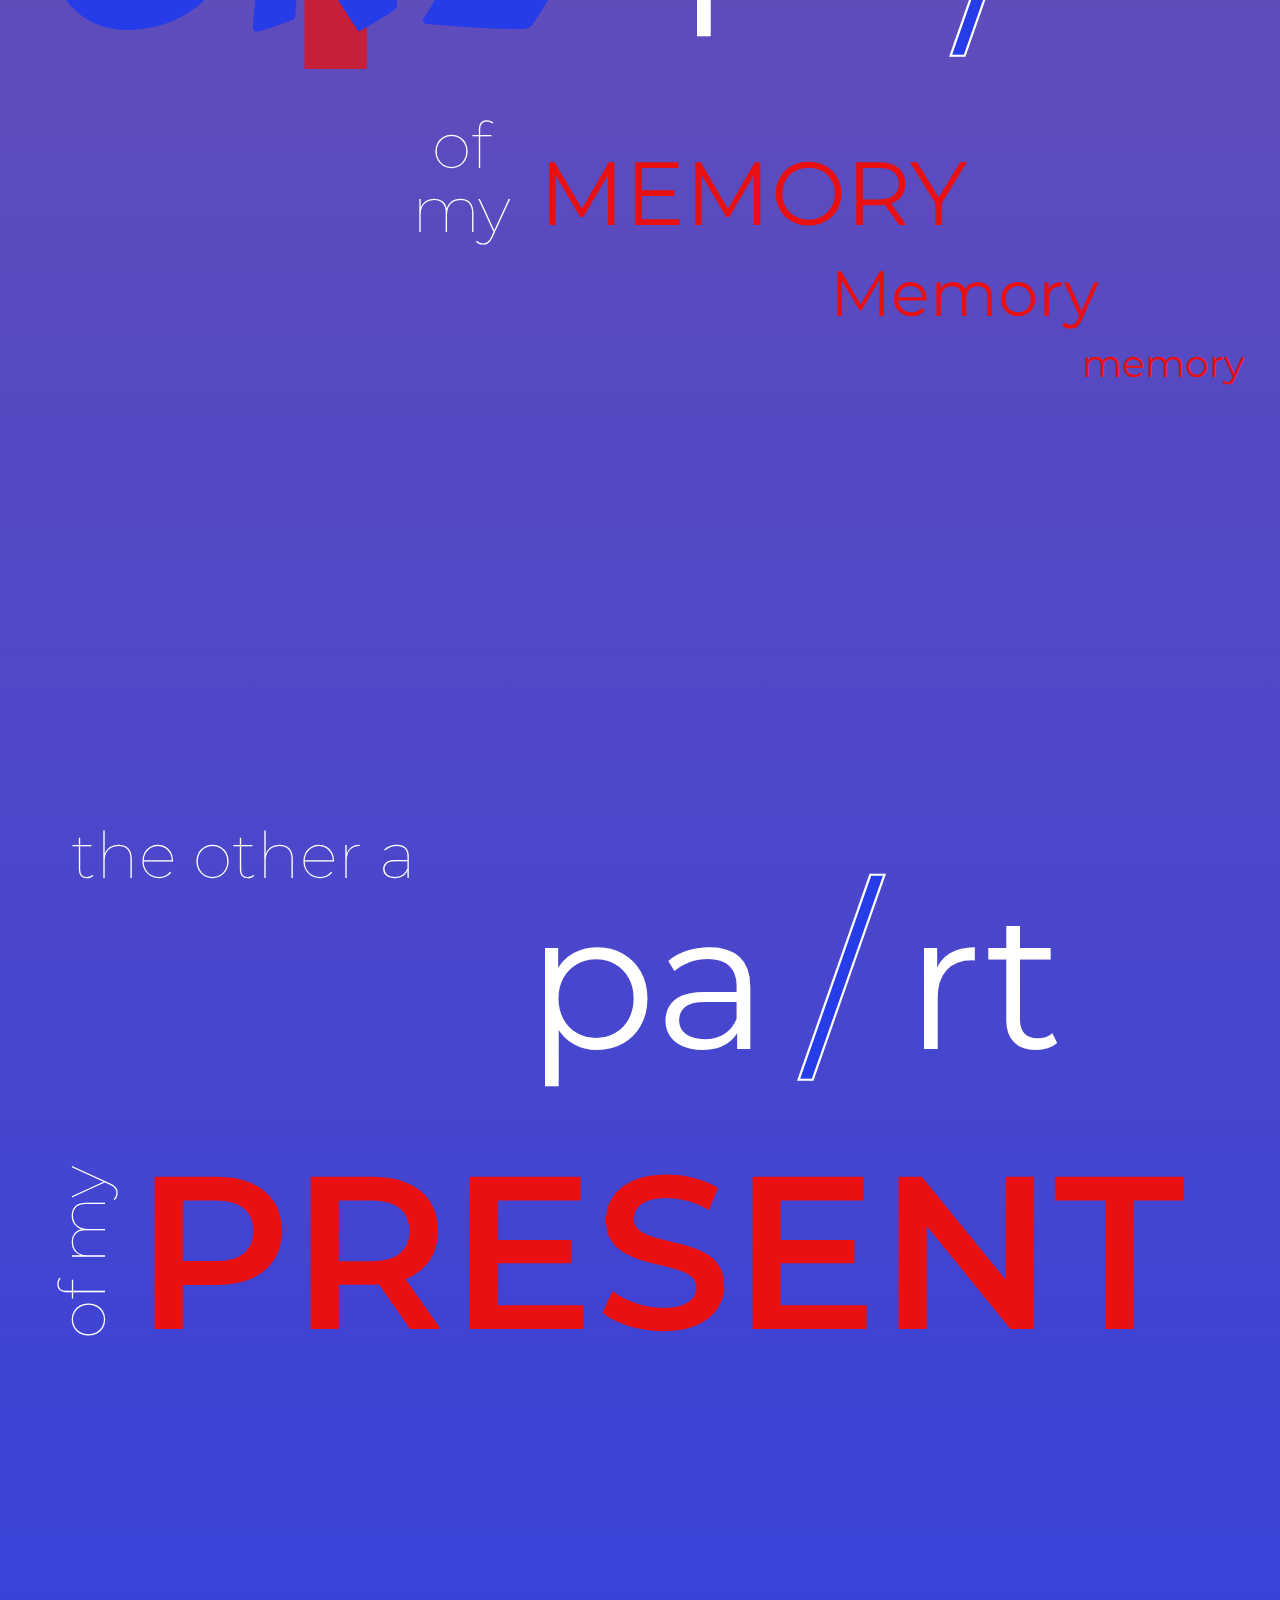
<file: biography.html>
<!DOCTYPE html>
<html>
<head>
	<title>Separated by the Ocean</title>
	<link rel="preconnect" href="https://fonts.gstatic.com">
<link href="https://fonts.googleapis.com/css2?family=Carter+One&family=Comfortaa:wght@300;400;500;700&family=Eater&family=Fredericka+the+Great&family=Henny+Penny&family=Lobster&family=Montserrat:ital,wght@0,100;0,300;0,400;0,500;0,700;0,900;1,100;1,300;1,500;1,700;1,900&family=Nosifer&display=swap" rel="stylesheet">
	<link rel="stylesheet" type="text/css" href="biography.css">
</head>
<body>

	

<div class="container">

	<!-- GO DOWN -->
	<div class = "down" id="down">
		<a href="#up">DOWN</a>
	</div>

	<!-- INTRO -->
	<div class="intro" id="intro">
		<div class="title-separated">
			Separated
		</div>
		<div class="title-by">
			by
		</div>
		<div class="title-the">
			the
		</div>
		<div class="title-ocean">
			Ocean
		</div>
		<div class="title-name">
			by Elizabeth Fernandez Fermin
		</div>
		
	</div>

	<!-- SECTION1 -->
	<div class="section1">
		<div class="santo-domingo1">
			Santo <br> Domingo
		</div>
		<div class="and1">
			&
		</div>
		<div class="nyc1">
			<div class="bright">N<span id="letter-y">Y</span>C</div>
		</div>
		<div class="sd-color1">
		</div>
		<div class="nyc-color1">
		</div>
			

	</div>

	<!-- SECTION2 -->
	<div class="section2">
		<div class="separated2">
			Separated
		</div>
		<div class="by1">
			by
		</div>
		<div class="fifteen-hundred">
			1500
		</div>
		<div class="plus-miles">
			plus miles
		</div>
			

	</div>

	<!-- SECTION3 -->
	<div class="section3">
		<div class="one-a1">
			one a
		</div>
		<div class="tropical">
			TROPICAL
		</div>
		<div class="paradise">
			PARADISE
		</div>
			

	</div>

	<!-- SECTION4 -->
	<div class="section4">
		<div class="the-other-a">
			the other a
		</div>
		<div class="place1">
			PLACE
		</div>
		<div class="where1">
			where
		</div>
		<div class="you">
			YOU
		</div>
		<div class="can">
			can
		</div>
		<div class="fulfill">
			fulfill
		</div>
		<div class="your">
			your
		</div>
		<div class="dreams">
			DREAMS
		</div>

	</div>

	<!-- SECTION5 -->
	<div class="section5">
		<div class="separated3">
			Separated
		</div>
		<div class="by-an">
			by an
		</div>
		<div class="ocean1">
			ocean
		</div>
		<div class="ocean2">
			ocean
		</div>
		<div class="ocean3">
			ocean
		</div>
		<div class="ocean4">
			ocean
		</div>
		<div class="ocean5">
			ocean
		</div>


	</div>

	<!-- SECTION6 -->
	<div class="section6">
		<div class="one-the">
			one the
		</div>
		<div class="place2">
			PLACE
		</div>
		<div class="i1">
			I
		</div>
		<div class="call">
			CALL
		</div>
		<div class="home">
			HOME
		</div>
		

	</div>

	<!-- SECTION7 -->
	<div class="section7">
		<div class="the-other-the">
			the other the
		</div>
		<div class="place3">
			PLACE
		</div>
		<div class="where2">
			WHERE
		</div>
		<div class="i2">
			I
		</div>
		<div class="reside">
			RESIDE
		</div>
		<div class="period1">
			.
		</div>

		
	</div>

	<!-- SECTION8 -->
	<div class="section8">
		<div class="separated4">
			Separated
		</div>
		<div class="by-the">
			by the
		</div>
		<div class="caribbean">
			Caribbean
		</div>
		<div class="sea">
			SEA
		</div>
		
		
	</div>

	<!-- SECTION9 -->
	<div class="section9">
		<div class="one-where">
			one where
		</div>
		<div class="i3">
			I
		</div>
		<div class="was">
			was
		</div>
		<div class="born">
			BORN
		</div>
		
		
	</div>

	<!-- SECTION10 -->
	<div class="section10">
		<div class="the-other">
			the other
		</div>
		<div class="where3">
			where
		</div>
		<div class="i4">
			I
		</div>
		<div class="g">
			g
		</div>
		<div class="r">
			r
		</div>
		<div class="e">
			e
		</div>
		<div class="w">
			w
		</div>
		<div class="up">
			up
		</div>
		<div class="period2">
			.
		</div>
		
		
	</div>

	<!-- SECTION11 -->
	<div class="section11">
		<div class="separated5">
			Separated
		</div>
		<div class="by-different">
			by different
		</div>
		<div class="skies">
		
			Skies
		</div>
		<div class="and2">
			&
		</div>
		<div class="clouds">
			Clouds
		</div>
		
		
	</div>

	<!-- SECTION12 -->
	<div class="section12">
		<div class="number1">
			1
		</div>
		<div class="one">
			ONE
		</div>
		<div class="of-my1">
			of <br> my 
		</div>
		<div class="a1">
			a
		</div>
		<div class="pa1">
			pa
		</div>
		<div class="divided1">
			/
		</div>
		<div class="rt1">
			rt
		</div>
		<div class="memory1">
			MEMORY
		</div>
		<div class="memory2">
			Memory
		</div>
		<div class="memory3">
			memory
		</div>

		
		
	</div>

	<!-- SECTION13 -->
	<div class="section13">
		<div class="the-other2">
			the other a
		</div>
		<div class="a2">
			
		</div>
		<div class="pa2">
			pa
		</div>
		<div class="divided2">
			/
		</div>
		<div class="rt2">
			rt
		</div>
		<div class="of-my2">
			of my 
		</div>
		<div class="present">
			PRESENT
		</div>

		
		
	</div>

	<!-- SECTION14 -->
	<div class="section14" id="section14">
		<div class="santo-domingo2">
			Santo <br> Domingo
		</div>
		<div class="and3">
			&
		</div>
		<div class="nyc2">
			<div class="bright2">N<span id="letter-y2">Y</span>C</div>
		</div>
		<div class="sd-color2">
		</div>
		<div class="nyc-color2">
		</div>
			

	</div>

	<!-- GO UP -->
	<div class = "up-button" id="up">
		<a href="#down">UP</a>
	</div>




</div>


</body>
</html>
</file>
<file: biography.css>
font-family: 'Carter One',cursive;
font-family: Comfortaa,cursive;
font-family: Eater,cursive;
font-family: 'Fredericka the Great',cursive;
font-family: 'Henny Penny',cursive;
font-family: Lobster,cursive;
font-family: Montserrat,sans-serif;
font-family: Nosifer,cursive;
*{box-sizing:border-box;max-width:1080px}
@font-face{font-family:'molotregular';src:url(fonts/Molot-webfont.eot);src:url(fonts/Molot-webfont.eot?#iefix) format("embedded-opentype"),url(fonts/Molot-webfont.woff2) format("woff2"),url(fonts/Molot-webfont.woff) format("woff"),url(fonts/Molot-webfont.ttf) format("truetype"),url(fonts/Molot-webfont.svg#molotregular) format("svg");font-weight:400;font-style:normal}
body{background:linear-gradient(#e81010,#E97451,#253CE8)}
#preloader{
	background: #000 url(images/loader.gif) no-repeat center center;
	height:100vh;
	width: 100%;
	position: fixed;
	z-index: 100;
	background-size: 5%;
}
.down{background-color:#253CE8;color:#fff;font-size:1vw;font-weight:bolder;text-align:center;align-self:center;padding:1vw;width:5%;margin:0 auto;margin-left:2vw;margin-bottom:1vw;margin-top:1vw}
.down a{text-decoration:none;color:#fff}
.down a:hover{color:#253CE8;background-color:#e81010}
.container{margin:0 auto;font-family:'Montserrat',sans-serif;color:#fff;height:100%}
.intro{margin:0 auto;height:50vw;position:relative}
.title-separated{font-size:15vw;position:absolute;margin-left:1%;letter-spacing:.15em;font-weight:100;text-shadow:2vw 2vw 200vw #fff}
.title-by{font-size:7vw;position:absolute;margin-top:18%;margin-left:1%;font-weight:300}
.title-the{font-size:7vw;position:absolute;margin-top:18%;margin-left:11%;font-weight:300}
.title-ocean{font-size:14vw;position:absolute;margin-left:28%;margin-top:26%;font-family:'Nosifer',cursive;line-height:12vw;color:#253CE8}
.title-name{font-size:3vw;position:absolute;margin-left:46%;margin-top:45%;font-weight:200}
.sd-color1{height:50vw;width:50%;left:0;top:0;background:#e81010}
.nyc-color1{margin-top:-50vw;margin-left:50%;height:50vw;width:50%;background:#253CE8;z-index:2}
.section1{margin:0 auto;height:90vw;position:relative;padding-top:30vw}
.santo-domingo1{position:absolute;font-size:7vw;margin-left:7%;margin-top:18%;text-align:center;font-weight:600;font-style:italic;animation:move linear 2s infinite;color:#339149}
@keyframes move {
0%{text-shadow:4px -4px 0 #fff,3px -3px 0 #fff,2px -2px 0 #fff,1px -1px 0 #fff,-4px 4px 0 #253CE8,-3px 3px 0 #253CE8,-2px 2px 0 #253CE8,-1px 1px 0 #253CE8}
25%{text-shadow:-4px -4px 0 #253CE8,-3px -3px 0 #253CE8,-2px -2px 0 #253CE8,-1px -1px 0 #253CE8,4px 4px 0 #fff,3px 3px 0 #fff,2px 2px 0 #fff,1px 1px 0 #fff}
50%{text-shadow:-4px 4px 0 #253CE8,-3px 3px 0 #253CE8,-2px 2px 0 #253CE8,-1px 1px 0 #253CE8,4px -4px 0 #fff,3px -3px 0 #fff,2px -2px 0 #fff,1px -1px 0 #fff}
75%{text-shadow:4px 4px 0 #fff,3px 3px 0 #fff,2px 2px 0 #fff,1px 1px 0 #fff,-4px -4px 0 #253CE8,-3px -3px 0 #253CE8,-2px -2px 0 #253CE8,-1px -1px 0 #253CE8}
100%{text-shadow:4px -4px 0 #253CE8,3px -3px 0 #253CE8,2px -2px 0 #253CE8,1px -1px 0 #253CE8,-4px 4px 0 #fff,-3px 3px 0 #fff,-2px 2px 0 #fff,-1px 1px 0 #fff}
}
.and1{position:absolute;font-size:4vw;margin-left:49%;margin-top:25%;text-align:center}
.nyc1{position:absolute;font-size:7vw;margin-left:63%;margin-top:22%;text-align:center;font-weight:900;border:.9vw solid #1086e8;width:25vw;border-radius:2vw;animation:border-flicker 2s linear infinite}
.bright{animation:text-flicker 3s linear infinite}
#letter-y{animation:letter-flicker 2s linear infinite}
@keyframes text-flicker {
0%{opacity:.3;text-shadow:0 0 29px rgba(242,231,22,1)}
2%{opacity:1;text-shadow:0 0 29px rgba(242,231,22,1)}
8%{opacity:.3;text-shadow:0 0 29px rgba(242,231,22,1)}
9%{opacity:1;text-shadow:0 0 29px rgba(242,231,22,1)}
12%{opacity:.3;text-shadow:0 0 rgba(242,231,22,1)}
20%{opacity:1;text-shadow:0 0 29px rgba(242,231,22,1)}
25%{opacity:.4;text-shadow:0 0 29px rgba(242,231,22,1)}
30%{opacity:1;text-shadow:0 0 29px rgba(242,231,22,1)}
70%{opacity:.7;text-shadow:0 0 29px rgba(242,231,22,1)}
72%{opacity:.3;text-shadow:0 0 29px rgba(242,231,22,1)}
77%{opacity:.9;text-shadow:0 0 29px rgba(242,231,22,1)}
100%{opacity:.9;text-shadow:0 0 29px rgba(242,231,22,1)}
}
@keyframes border-flicker {
0%{opacity:.2;-webkit-box-shadow:0 0 78px 4px rgba(16,134,232,0.73);-moz-box-shadow:0 0 78px 4px rgba(16,134,232,0.73);box-shadow:0 0 78px 4px rgba(16,134,232,0.73)}
2%{opacity:1;-webkit-box-shadow:0 0 78px 4px rgba(16,134,232,0.73);-moz-box-shadow:0 0 78px 4px rgba(16,134,232,0.73);box-shadow:0 0 78px 4px rgba(16,134,232,0.73)}
4%{opacity:.1;-webkit-box-shadow:0 0 78px 4px rgba(16,134,232,0.73);-moz-box-shadow:0 0 78px 4px rgba(16,134,232,0.73);box-shadow:0 0 78px 4px rgba(16,134,232,0.73)}
8%{opacity:1;-webkit-box-shadow:0 0 78px 4px rgba(16,134,232,0.73);-moz-box-shadow:0 0 78px 4px rgba(16,134,232,0.73);box-shadow:0 0 78px 4px rgba(16,134,232,0.73)}
70%{opacity:.7;-webkit-box-shadow:0 0 78px 4px rgba(16,134,232,0.73);-moz-box-shadow:0 0 78px 4px rgba(16,134,232,0.73);box-shadow:0 0 78px 4px rgba(16,134,232,0.73)}
100%{opacity:1;-webkit-box-shadow:0 0 78px 4px rgba(16,134,232,0.73);-moz-box-shadow:0 0 78px 4px rgba(16,134,232,0.73);box-shadow:0 0 78px 4px rgba(16,134,232,0.73)}
}
@keyframes letter-flicker {
0%{opacity:.2;text-shadow:0 0 29px rgba(242,231,22,1)}
2%{opacity:.2;text-shadow:0 0 29px rgba(242,231,22,1)}
4%{opacity:1;text-shadow:0 0 29px rgba(242,231,22,1)}
19%{opacity:1;text-shadow:0 0 29px rgba(242,231,22,1)}
21%{opacity:.2;text-shadow:0 0 29px rgba(242,231,22,1)}
23%{opacity:1;text-shadow:0 0 29px rgba(242,231,22,1)}
80%{opacity:1;text-shadow:0 0 29px rgba(242,231,22,1)}
83%{opacity:.5;text-shadow:0 0 29px rgba(242,231,22,1)}
87%{opacity:1;text-shadow:0 0 29px rgba(242,231,22,1)}
}
.section2{margin:0 auto;height:120vw;position:relative}
.separated2{font-size:15vw;position:absolute;margin-left:.5%;letter-spacing:.11em;font-weight:100;text-shadow:2vw 2vw 200vw #fff;-webkit-text-stroke:.01em #fff}
.separated2::first-letter{float:left;line-height:30vw;font-size:30vw;color:#e81010;padding-top:1vw;padding-bottom:2vw;padding-right:1vw;margin-right:-4vw;margin-bottom:-2vw}
.by1{font-size:7vw;position:absolute;margin-top:19%;margin-left:20%}
.fifteen-hundred{font-size:18vw;position:absolute;margin-left:27%;margin-top:50%;font-weight:900;color:#253CE8;animation:clock 3s linear infinite;opacity:0;overflow:hidden;position:absolute}
@keyframes clock {
0%{opacity:1}
15%{opacity:0;transform:rotate(-180deg)}
30%{opacity:1;transform:translateX(0px)}
50%{opacity:1;transform:translateX(0px)}
70%{opacity:0;transform:rotate(-180deg)}
85%{opacity:1}
100%{opacity:1}
}
.plus-miles{font-size:7vw;position:absolute;margin-left:60%;margin-top:90%}
.section3{margin:0 auto;height:100vw;position:relative}
.one-a1{font-size:5vw;position:absolute;margin-top:6%;margin-left:2%;font-weight:300}
.tropical{font-size:14vw;position:absolute;margin-left:15%;margin-top:50%;font-weight:900;color:#339149;animation:fade-in 7s ease 10}
.paradise{font-size:14vw;position:absolute;margin-left:15%;margin-top:65%;font-weight:900;font-style:italic;animation:fade-out 7s ease 10}
@keyframes fade-in {
from{margin-left:-50%;opacity:0}
to{margin-left:15%}
}
@keyframes fade-out {
from{margin-left:-50%;opacity:0}
to{margin-left:15%}
}
.section4{margin:0 auto;height:100vw;position:relative}
.the-other-a{font-size:5vw;position:absolute;margin-top:2%;margin-left:2%;font-weight:300}
.place1{font-size:11vw;position:absolute;margin-top:10%;margin-left:2%;font-family:'Henny Penny',cursive;line-height:10vw;color:#af111c}
.where1{font-size:5vw;position:absolute;margin-top:13%;margin-left:43%;font-weight:300;line-height:3.5vw}
.you{font-size:13vw;position:absolute;margin-top:10%;margin-left:61%;font-weight:600;line-height:9vw;color:#253CE8}
.can{font-size:5vw;position:absolute;margin-top:12.5%;margin-left:87.7%;transform:rotate(90deg);font-weight:300;line-height:3.5vw}
.fulfill{font-size:5vw;position:absolute;margin-top:38%;margin-left:44%;font-weight:300;line-height:3.5vw}
.your{font-size:5vw;position:absolute;margin-top:40.7%;margin-left:55.75%;z-index:1;font-weight:300;line-height:3.5vw}
.dreams{font-size:18vw;position:absolute;margin-top:68%;margin-left:13%;font-weight:900;font-style:italic;line-height:13.5vw;color:#253CE8;border-bottom:double #fff .5vw;border-top:double #fff .5vw;animation:come-in 5s ease 15}
@keyframes come-in {
from{margin-left:-30%;opacity:0;border-top:none;border-bottom:none}
to{margin-left:13%}
}
.section5{margin:0 auto;height:50vw;position:relative}
.separated3{font-size:15vw;position:absolute;margin-left:1%;letter-spacing:.15em;font-weight:100;text-shadow:2vw 2vw 200vw #fff}
.by-an{font-size:5vw;position:absolute;margin-top:18%;font-weight:300;margin-left:1.5%}
.ocean1{font-size:2vw;position:absolute;margin-top:30%;left:0;bottom:0}
.ocean1,.ocean3,.ocean5{animation:MoveUpDown 3s linear infinite;font-family:'Nosifer',cursive;color:#253CE8;font-size:3vw!important}
@keyframes MoveUpDown {
0%,100%{bottom:0;transform:rotateX(180deg)}
50%{bottom:10%;color:#4291b5;transform:rotateX(45deg);transform:translate(1vw)}
75%{transform:rotateX(90deg);transform:translate(2vw)}
}
.ocean2,.ocean4{animation:travelUp 3s linear infinite;font-family:'Nosifer',cursive;color:#253CE8;font-size:3vw!important}
@keyframes travelUp {
0%,100%{margin-top:30%;transform:rotateX(180deg)}
50%{margin-top:25%;color:#4291b5;transform:rotateX(45deg);transform:translate(1vw)}
75%{transform:rotateX(90deg);transform:translate(2vw)}
}
.ocean2{font-size:5vw;position:absolute;margin-top:30%;margin-left:21%}
.ocean3{font-size:5vw;position:absolute;margin-top:30%;margin-left:42%;bottom:0}
.ocean4{font-size:5vw;position:absolute;margin-top:30%;margin-left:63%}
.ocean5{font-size:5vw;position:absolute;margin-top:30%;margin-left:80%;bottom:0}
.section6{margin:0 auto;height:80vw;position:relative;padding-top:50vw}
.one-the{font-size:5vw;position:absolute;margin-top:6%;margin-left:10%;line-height:3.5vw;font-weight:300}
.place2{font-size:11vw;position:absolute;margin-top:10%;margin-left:10%;font-family:'Henny Penny',cursive;color:#af111c;line-height:8vw;padding-top:2vw}
.i1{font-size:14vw;position:absolute;margin-top:10%;margin-left:47%;line-height:10vw;font-weight:600;color:#253CE8}
@keyframes shake {
0%{transform:translate(2px,1px) rotate(0deg)}
10%{transform:translate(-1px,-2px) rotate(-1deg)}
20%{transform:translate(-3px,0px) rotate(1deg)}
30%{transform:translate(0px,2px) rotate(0deg)}
40%{transform:translate(1px,-1px) rotate(1deg)}
50%{transform:translate(-1px,2px) rotate(-1deg)}
60%{transform:translate(-3px,1px) rotate(0deg)}
70%{transform:translate(2px,1px) rotate(-1deg)}
80%{transform:translate(-1px,-1px) rotate(1deg)}
90%{transform:translate(2px,2px) rotate(0deg)}
100%{transform:translate(1px,-2px) rotate(-1deg)}
}
.call{font-size:14vw;position:absolute;margin-top:10%;margin-left:52%;font-weight:600;line-height:10vw;animation:shake .8s linear infinite}
.home{font-size:23.3vw;position:absolute;margin-left:10%;margin-top:21%;font-weight:900;color:#253CE8;line-height:18vw;border:inset .05em #253CE8}
.section7{margin:0 auto;height:50vw;position:relative}
.the-other-the{font-size:4vw;position:absolute;margin-top:10.5%;margin-left:7.5%;font-weight:300;line-height:3vw}
.place3{font-size:9vw;position:absolute;margin-top:14%;margin-left:7.5%;font-family:'Henny Penny',cursive;color:#af111c;line-height:7vw;padding-top:1.5vw}
.where2{font-size:12vw;position:absolute;margin-top:14%;margin-left:38.5%;font-weight:600;line-height:8.5vw}
.i2{font-size:12vw;font-weight:600;position:absolute;margin-top:14%;margin-left:88.5%;line-height:8.5vw;color:#e81010}
.reside{font-size:19.5vw;position:absolute;margin-top:23.5%;margin-left:7.5%;font-weight:900;color:#e81010;line-height:16vw;border:outset .05em #e81010}
.period1{font-size:25vw;position:absolute;margin-top:23.4%;margin-left:87.5%;line-height:18vw}
.section8{margin:0 auto;height:80vw;position:relative}
.separated4{font-size:15vw;position:absolute;margin-left:1%;letter-spacing:.15em;font-weight:100;text-shadow:2vw 2vw 200vw #fff}
.by-the{font-size:5vw;position:absolute;margin-left:1%;margin-top:27%;font-weight:300;line-height:3.5vw}
.caribbean{font-size:7vw;position:absolute;margin-left:1%;margin-top:32%;font-weight:500;line-height:5vw}
.sea{font-size:20vw;position:absolute;margin-top:30%;margin-left:43%;font-family:'Nosifer',cursive;line-height:20vw;line-height:9vw;padding-top:5vw;color:#253CE8}
@keyframes colorChange {
0%{opacity:1;color:#253CE8}
25%{opacity:.6;color:#253CE8,#000}
50%{opacity:1;color:#253CE8,#fff}
75%{opacity:.6;color:#253CE8,#000}
100%{opacity:1;color:#253CE8}
}
.sea{background-image:url(https://webdevtrick.com/wp-content/uploads/water-wave.png);-moz-background-clip:text;-o-background-clip:text;-webkit-background-clip:text;background-clip:text;color:rgba(37,60,232,0.8);text-shadow:0 0 rgba(255,255,255,0.06);animation:wave-animation 1s infinite linear,loading-animation 10s infinite linear alternate;background-size:200px 100px;background-repeat:repeat-x;opacity:1}
@keyframes wave-animation {
0%{background-position:0 bottom}
100%{background-position:200px bottom}
}
@keyframes loading-animation {
0%{background-size:200px 0}
100%{background-size:200px 200px}
}
.section9{margin:0 auto;height:80vw;position:relative}
.one-where{font-size:5vw;position:absolute;margin-left:5%;margin-top:10%;line-height:3.5vw;font-weight:300}
.i3{font-size:45vw;position:absolute;margin-left:8%;margin-top:18%;line-height:26vw;color:#253CE8;font-weight:900}
.was{font-size:10vw;position:absolute;margin-left:25%;margin-top:23%;line-height:7vw;font-weight:300}
.born{font-size:20vw;position:absolute;margin-left:24%;margin-top:34%;line-height:13vw;color:#e81010;font-weight:900}
.section10{margin:0 auto;height:80vw;position:relative}
.the-other{font-size:5vw;position:absolute;margin-top:3%;margin-left:5%;line-height:3.5vw}
.where3{font-size:7vw;position:absolute;margin-top:17%;margin-left:-5%;transform:rotate(270deg);font-weight:700}
.i4{font-size:38vw;position:absolute;margin-left:9%;margin-top:8%;line-height:26vw;font-weight:700;color:#e81010}
.g,.r,.e,.w{font-weight:600}
.g{font-size:8vw;position:absolute;margin-left:21%;margin-top:28%;line-height:9vw;color:#6CB4EE}
.r{font-size:18vw;position:absolute;margin-left:26%;margin-top:23%;line-height:12vw;color:#7CB9E8}
.e{font-size:28vw;position:absolute;margin-left:33%;margin-top:15%;line-height:20vw;color:#89CFF0}
.w{font-size:38vw;position:absolute;margin-left:47%;margin-top:8%;line-height:27vw;color:#B9D9EB}
.up{font-size:15vw;position:absolute;margin-left:78%;margin-top:23%;line-height:12vw;letter-spacing:-2vw;color:#e81010;animation:5s slide-up infinite}
@keyframes slide-up {
from{margin-top:23%}
to{margin-top:-5%}
}
.period2{font-size:30vw;position:absolute;margin-left:94%;margin-top:15%;line-height:21vw;letter-spacing:-2vw;color:#6CB4EE}
.section11{margin:0 auto;height:140vw;position:relative}
.separated5{font-size:15vw;position:absolute;margin-left:1%;letter-spacing:.15em;font-weight:100;text-shadow:2vw 2vw 200vw #fff}
.by-different{font-size:5vw;position:absolute;margin-left:35%;margin-top:35%;font-weight:600;color:#e81010}
.skies{font-size:14vw;position:absolute;margin-left:1%;margin-top:55%;line-height:14vw;color:#7CB9E8}
.and2{font-size:5vw;position:absolute;margin-top:70%;margin-left:42%;color:#e81010;font-weight:600}
.clouds{font-size:13vw;position:absolute;margin-left:49%;margin-top:78%;font-weight:800;line-height:14vw;color:#B9D9EB}
.section12{margin:0 auto;height:80vw;position:relative}
.number1{font-size:30vw;font-weight:bolder;position:absolute;margin-left:19%;margin-top:3%;color:#e81010;opacity:.75;line-height:23vw}
.one{font-size:20vw;position:absolute;margin-left:2%;margin-top:5%;font-family:'Carter One',cursive;color:#253CE8;line-height:20vw}
.of-my1{font-size:5vw;position:absolute;margin-left:32%;margin-top:29%;text-align:center;line-height:5vw;font-weight:100}
.a1{font-size:7vw;position:absolute;margin-left:47%;margin-top:10%;font-weight:100}
.pa1,.divided1,.rt1{color:#253CE8}
.pa1{font-size:15vw;position:absolute;margin-left:53%;margin-top:8%;line-height:13vw;color:#fff}
.divided1{font-size:17vw;position:absolute;margin-left:75%;margin-top:10%;line-height:13vw;-webkit-text-stroke:.01em #fff}
.rt1{font-size:15vw;position:absolute;margin-left:83%;margin-top:8%;line-height:13vw;color:#fff}
.pa1{animation:up1 5s infinite}
@keyframes up1 {
0%{margin-top:-5%;opacity:0}
50%{margin-left:53%}
100%{margin-top:8%;margin-left:58%}
}
.rt1{animation:down1 5s infinite}
@keyframes down1 {
0%{margin-top:13%;opacity:0}
50%{margin-left:83%}
100%{margin-top:8%;margin-left:78%}
}
.divided1{animation:gone2 5s infinite}
@keyframes gone2 {
from{opacity:1}
to{opacity:0}
}
.memory1{font-size:7vw;position:absolute;margin-left:42%;margin-top:31%;color:#e81010}
.memory2{font-size:5vw;position:absolute;margin-left:65%;margin-top:40.2%;color:#e81010}
.memory3{font-size:3vw;position:absolute;margin-left:85%;margin-top:47%;color:#e81010}
.memory1{animation:fade1 7s infinite}
.memory2{animation:fade2 7s infinite}
.memory3{animation:fade3 7s infinite}
@keyframes fade1 {
0%{opacity:0}
50%{opacity:0}
75%{opacity:0}
100%{opacity:1}
}
@keyframes fade2 {
0%{opacity:0}
50%{opacity:1}
75%{opacity:1}
100%{opacity:0}
}
@keyframes fade3 {
0%{opacity:1}
50%{opacity:1}
75%{opacity:0}
100%{opacity:0}
}
.section13{margin:0 auto;height:80vw;position:relative}
.the-other2{font-size:5vw;position:absolute;margin-left:5%;margin-top:5%;text-align:center;font-weight:100;line-height:3.5vw}
.a2{font-size:7vw;position:absolute;margin-left:30%;margin-top:3%}
.pa2,.divided2,.rt2{color:#253CE8;line-height:13vw}
.pa2{font-size:15vw;position:absolute;margin-left:41%;margin-top:10%;color:#fff}
.divided2{font-size:17vw;position:absolute;margin-left:63%;margin-top:10%;-webkit-text-stroke:.01em #fff}
.rt2{font-size:15vw;position:absolute;margin-left:71%;margin-top:10%;color:#fff}
.pa2{animation:left1 5s infinite}
@keyframes left1 {
from{margin-left:28%;opacity:0}
to{margin-left:46%}
}
.rt2{animation:right1 5s infinite}
@keyframes right1 {
from{margin-left:85%;opacity:0}
to{margin-left:66%}
}
.divided2{animation:gone2 5s infinite}
@keyframes gone2 {
from{opacity:1}
to{opacity:0}
}
.of-my2{font-size:5vw;position:absolute;margin-left:-1%;margin-top:35%;text-align:center;transform:rotate(270deg);font-weight:100}
.present{font-size:17vw;position:absolute;margin-left:10%;margin-top:32%;line-height:12vw;font-weight:600;color:#e81010}
.sd-color2{height:50vw;width:50%;left:0;top:0;background:#e81010}
.nyc-color2{margin-top:-50vw;margin-left:50%;height:50vw;width:50%;background:#253CE8}
.section14{margin:0 auto;height:50vw;background-color:#fff;position:relative}
.santo-domingo2{position:absolute;font-size:7vw;margin-left:7%;margin-top:18%;text-align:center;font-weight:600;font-style:italic;animation:move linear 2s infinite;color:#339149}
@keyframes move {
0%{text-shadow:4px -4px 0 #fff,3px -3px 0 #fff,2px -2px 0 #fff,1px -1px 0 #fff,-4px 4px 0 #253CE8,-3px 3px 0 #253CE8,-2px 2px 0 #253CE8,-1px 1px 0 #253CE8}
25%{text-shadow:-4px -4px 0 #253CE8,-3px -3px 0 #253CE8,-2px -2px 0 #253CE8,-1px -1px 0 #253CE8,4px 4px 0 #fff,3px 3px 0 #fff,2px 2px 0 #fff,1px 1px 0 #fff}
50%{text-shadow:-4px 4px 0 #253CE8,-3px 3px 0 #253CE8,-2px 2px 0 #253CE8,-1px 1px 0 #253CE8,4px -4px 0 #fff,3px -3px 0 #fff,2px -2px 0 #fff,1px -1px 0 #fff}
75%{text-shadow:4px 4px 0 #fff,3px 3px 0 #fff,2px 2px 0 #fff,1px 1px 0 #fff,-4px -4px 0 #253CE8,-3px -3px 0 #253CE8,-2px -2px 0 #253CE8,-1px -1px 0 #253CE8}
100%{text-shadow:4px -4px 0 #253CE8,3px -3px 0 #253CE8,2px -2px 0 #253CE8,1px -1px 0 #253CE8,-4px 4px 0 #fff,-3px 3px 0 #fff,-2px 2px 0 #fff,-1px 1px 0 #fff}
}
.and3{position:absolute;font-size:4vw;margin-left:49%;margin-top:25%;text-align:center}
.nyc2{position:absolute;font-size:7vw;margin-left:63%;margin-top:22%;text-align:center;font-weight:900;border:.9vw solid #1086e8;width:25vw;border-radius:2vw;animation:border-flicker 2s linear infinite}
.bright2{animation:text-flicker 3s linear infinite}
#letter-y2{animation:letter-flicker 2s linear infinite}
@keyframes text-flicker {
0%{opacity:.3;text-shadow:0 0 29px rgba(242,231,22,1)}
2%{opacity:1;text-shadow:0 0 29px rgba(242,231,22,1)}
8%{opacity:.3;text-shadow:0 0 29px rgba(242,231,22,1)}
9%{opacity:1;text-shadow:0 0 29px rgba(242,231,22,1)}
12%{opacity:.3;text-shadow:0 0 rgba(242,231,22,1)}
20%{opacity:1;text-shadow:0 0 29px rgba(242,231,22,1)}
25%{opacity:.4;text-shadow:0 0 29px rgba(242,231,22,1)}
30%{opacity:1;text-shadow:0 0 29px rgba(242,231,22,1)}
70%{opacity:.7;text-shadow:0 0 29px rgba(242,231,22,1)}
72%{opacity:.3;text-shadow:0 0 29px rgba(242,231,22,1)}
77%{opacity:.9;text-shadow:0 0 29px rgba(242,231,22,1)}
100%{opacity:.9;text-shadow:0 0 29px rgba(242,231,22,1)}
}
@keyframes border-flicker {
0%{opacity:.2;-webkit-box-shadow:0 0 78px 4px rgba(16,134,232,0.73);-moz-box-shadow:0 0 78px 4px rgba(16,134,232,0.73);box-shadow:0 0 78px 4px rgba(16,134,232,0.73)}
2%{opacity:1;-webkit-box-shadow:0 0 78px 4px rgba(16,134,232,0.73);-moz-box-shadow:0 0 78px 4px rgba(16,134,232,0.73);box-shadow:0 0 78px 4px rgba(16,134,232,0.73)}
4%{opacity:.1;-webkit-box-shadow:0 0 78px 4px rgba(16,134,232,0.73);-moz-box-shadow:0 0 78px 4px rgba(16,134,232,0.73);box-shadow:0 0 78px 4px rgba(16,134,232,0.73)}
8%{opacity:1;-webkit-box-shadow:0 0 78px 4px rgba(16,134,232,0.73);-moz-box-shadow:0 0 78px 4px rgba(16,134,232,0.73);box-shadow:0 0 78px 4px rgba(16,134,232,0.73)}
70%{opacity:.7;-webkit-box-shadow:0 0 78px 4px rgba(16,134,232,0.73);-moz-box-shadow:0 0 78px 4px rgba(16,134,232,0.73);box-shadow:0 0 78px 4px rgba(16,134,232,0.73)}
100%{opacity:1;-webkit-box-shadow:0 0 78px 4px rgba(16,134,232,0.73);-moz-box-shadow:0 0 78px 4px rgba(16,134,232,0.73);box-shadow:0 0 78px 4px rgba(16,134,232,0.73)}
}
@keyframes letter-flicker {
0%{opacity:.2;text-shadow:0 0 29px rgba(242,231,22,1)}
2%{opacity:.2;text-shadow:0 0 29px rgba(242,231,22,1)}
4%{opacity:1;text-shadow:0 0 29px rgba(242,231,22,1)}
19%{opacity:1;text-shadow:0 0 29px rgba(242,231,22,1)}
21%{opacity:.2;text-shadow:0 0 29px rgba(242,231,22,1)}
23%{opacity:1;text-shadow:0 0 29px rgba(242,231,22,1)}
80%{opacity:1;text-shadow:0 0 29px rgba(242,231,22,1)}
83%{opacity:.5;text-shadow:0 0 29px rgba(242,231,22,1)}
87%{opacity:1;text-shadow:0 0 29px rgba(242,231,22,1)}
}
.up-button{background-color:#e81010;color:#fff;font-size:1vw;font-weight:bolder;text-align:center;align-self:center;padding:1vw;width:5%;margin:0 auto;margin-right:2vw;margin-bottom:1vw;margin-top:1vw}
.up-button a{text-decoration:none;color:#fff}
.up-button a:hover{color:#e81010;background-color:#253CE8}
</file>
